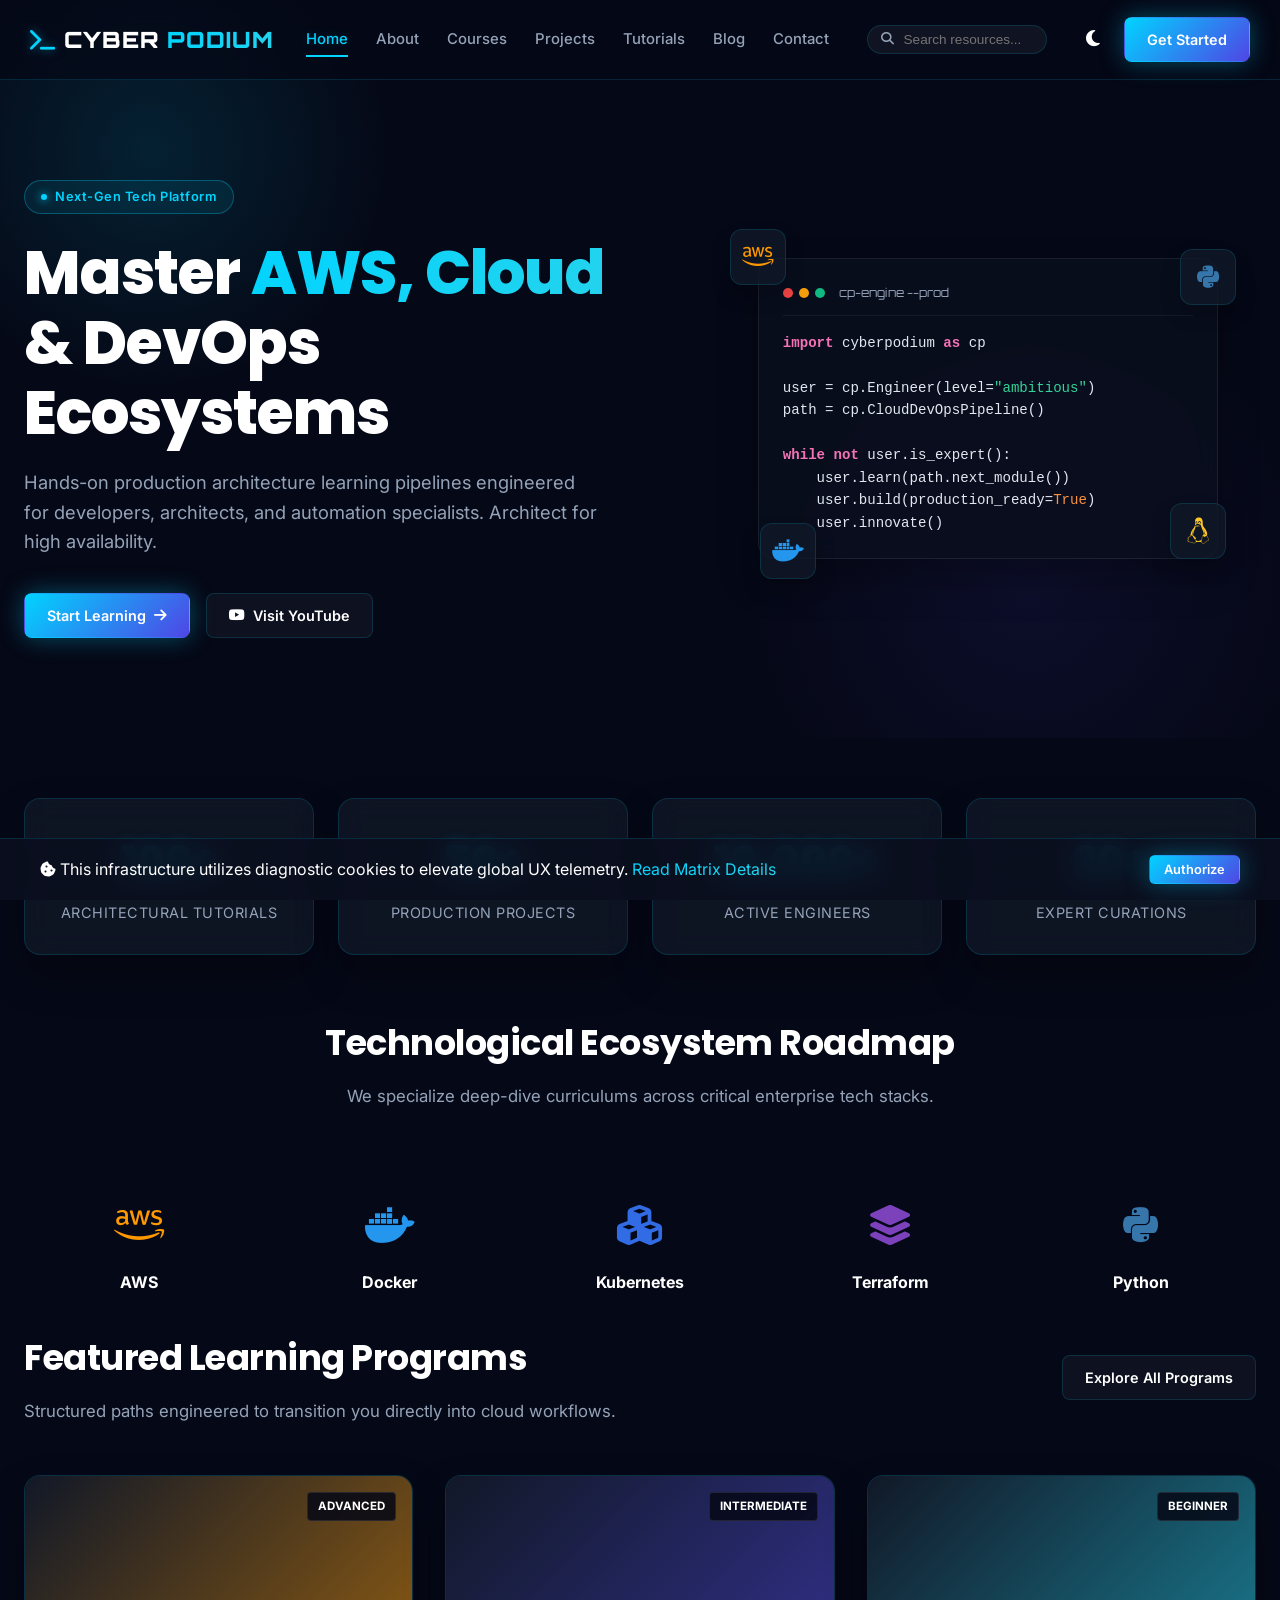
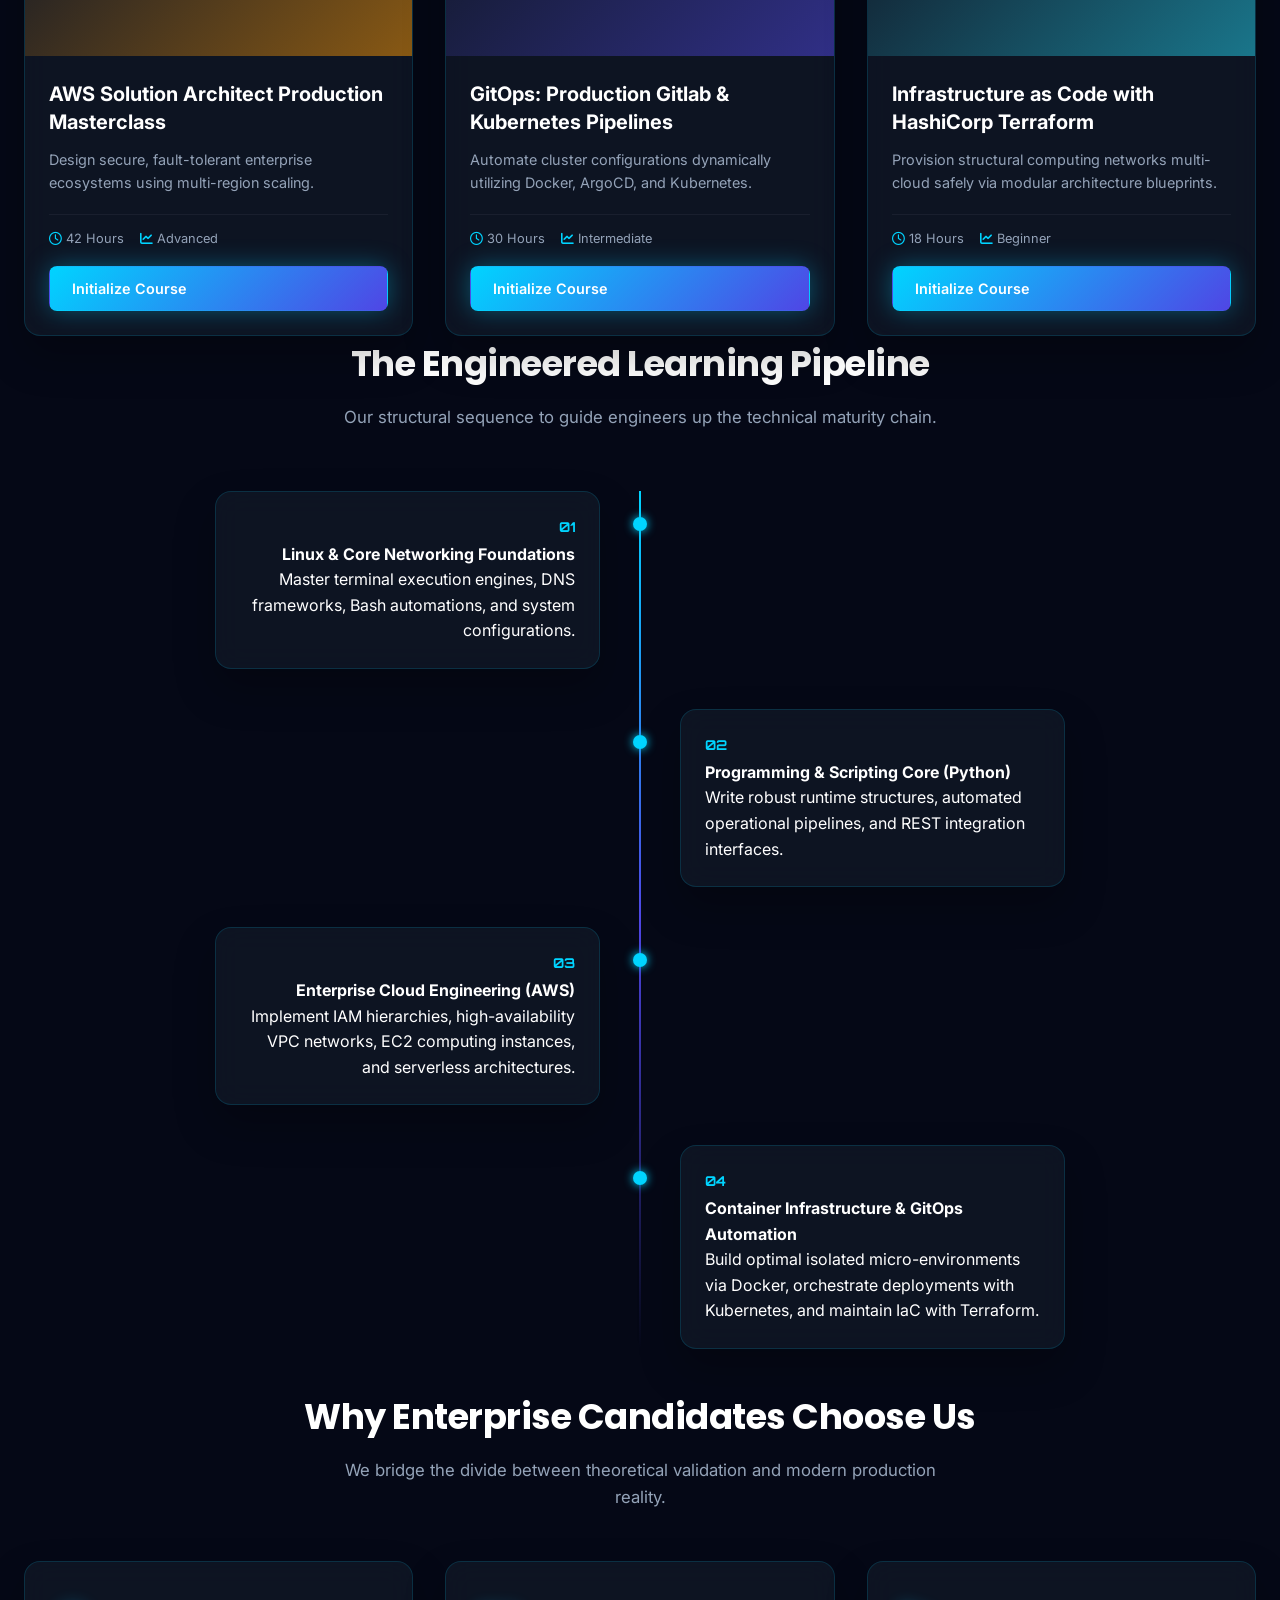
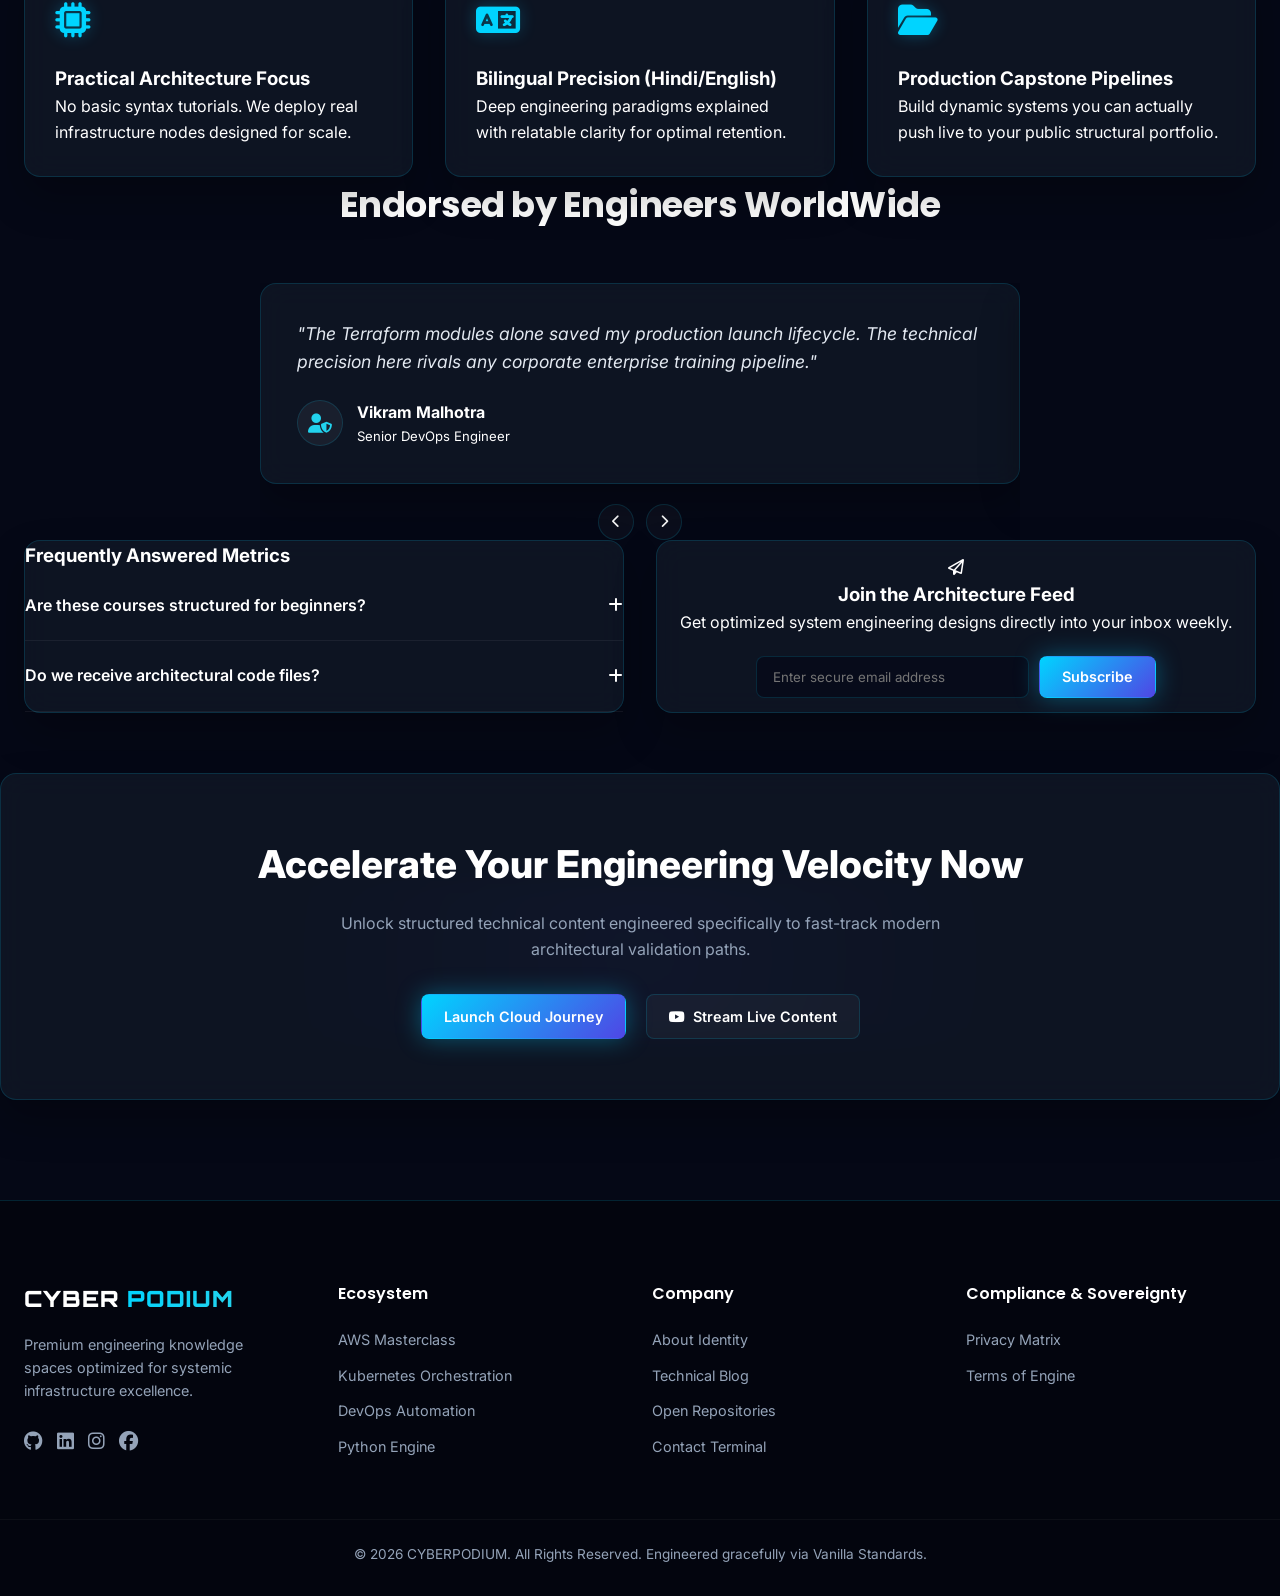
<file: index.html>
<!DOCTYPE html>
<html lang="en">
<head>
    <meta charset="UTF-8">
    <meta name="viewport" content="width=device-width, initial-scale=1.0">
    <title>CYBERPODIUM | Master AWS, Cloud Computing & DevOps</title>
    <meta name="description" content="Advance your career with hands-on labs in AWS, DevOps, Kubernetes, and AI. Learn, build, and innovate with premium tech workflows.">
    
    <!-- Open Graph / Facebook -->
    <meta property="og:type" content="website">
    <meta property="og:title" content="CYBERPODIUM | Master AWS, Cloud Computing & DevOps">
    <meta property="og:description" content="Advance your career with hands-on labs in AWS, DevOps, Kubernetes, and AI.">
    <meta property="og:image" content="https://cyberpodium.com/assets/images/og-image.jpg">

    <!-- Twitter -->
    <meta property="twitter:card" content="summary_large_image">
    <meta property="twitter:title" content="CYBERPODIUM | Master AWS, Cloud & DevOps">
    <meta property="twitter:description" content="Advance your career with hands-on labs in AWS, DevOps, Kubernetes, and AI.">

    <!-- Fonts -->
    <link rel="preconnect" href="https://fonts.googleapis.com">
    <link rel="preconnect" href="https://fonts.gstatic.com" crossorigin>
    <link href="https://fonts.googleapis.com/css2?family=Inter:wght@300;400;500;600;700&family=Orbitron:wght@700;900&family=Poppins:wght@400;600;700;800&display=swap" rel="stylesheet">
    
    <!-- Icons -->
    <link rel="stylesheet" href="https://cdnjs.cloudflare.com/ajax/libs/font-awesome/6.4.0/css/all.min.css">
    
    <!-- Stylesheets -->
    <link rel="stylesheet" href="assets/css/style.css">
    <link rel="stylesheet" href="assets/css/animations.css">
    <link rel="stylesheet" href="assets/css/responsive.css">
</head>
<body>

    <!-- Canvas Background Layer -->
    <canvas id="particles-canvas"></canvas>

    <!-- Global Progress Bar -->
    <div class="scroll-progress" id="scrollProgress"></div>

    <!-- Sticky Navigation -->
    <nav class="navbar" id="mainNavbar">
        <div class="nav-container">
            <a href="index.html" class="brand-logo">
                <span class="logo-icon"><i class="fa-solid fa-terminal"></i></span>
                CYBER<span class="gradient-text">PODIUM</span>
            </a>
            
            <div class="nav-menu" id="navMenu">
                <a href="index.html" class="nav-link active">Home</a>
                <a href="about.html" class="nav-link">About</a>
                <a href="courses.html" class="nav-link">Courses</a>
                <a href="projects.html" class="nav-link">Projects</a>
                <a href="tutorials.html" class="nav-link">Tutorials</a>
                <a href="blog.html" class="nav-link">Blog</a>
                <a href="contact.html" class="nav-link">Contact</a>
                <div class="nav-search-container">
                    <input type="text" class="search-input" placeholder="Search resources...">
                    <i class="fa-solid fa-magnifying-glass search-icon"></i>
                </div>
            </div>

            <div class="nav-actions">
                <button class="theme-toggle" id="themeToggle" aria-label="Toggle theme">
                    <i class="fa-solid fa-moon"></i>
                </button>
                <a href="courses.html" class="btn btn-primary nav-cta">Get Started</a>
                <button class="hamburger-menu" id="hamburger" aria-label="Open menu">
                    <span class="bar"></span>
                    <span class="bar"></span>
                    <span class="bar"></span>
                </button>
            </div>
        </div>
    </nav>

    <!-- Hero Section -->
    <header class="hero-section">
        <div class="hero-glow-overlay-1"></div>
        <div class="hero-glow-overlay-2"></div>
        <div class="container hero-container">
            <div class="hero-content reveal-slide-up">
                <div class="badge-premium">
                    <span class="badge-dot"></span> Next-Gen Tech Platform
                </div>
                <h1>Master <span class="gradient-text">AWS, Cloud</span> <br>& DevOps Ecosystems</h1>
                <p class="hero-subtitle">
                    Hands-on production architecture learning pipelines engineered for developers, architects, and automation specialists. <span id="typing-text"></span>
                </p>
                <div class="hero-actions">
                    <a href="courses.html" class="btn btn-primary ripple">Start Learning <i class="fa-solid fa-arrow-right"></i></a>
                    <a href="https://youtube.com" target="_blank" class="btn btn-secondary"><i class="fa-brands fa-youtube text-red"></i> Visit YouTube</a>
                </div>
            </div>
            <div class="hero-visual">
                <div class="cyber-cube-container">
                    <div class="floating-tech-icon icon-aws"><i class="fa-brands fa-aws"></i></div>
                    <div class="floating-tech-icon icon-docker"><i class="fa-brands fa-docker"></i></div>
                    <div class="floating-tech-icon icon-python"><i class="fa-brands fa-python"></i></div>
                    <div class="floating-tech-icon icon-linux"><i class="fa-brands fa-linux"></i></div>
                    <div class="matrix-card glass-card">
                        <div class="card-header-bar">
                            <span class="dot red"></span><span class="dot yellow"></span><span class="dot green"></span>
                            <span class="terminal-title">cp-engine --prod</span>
                        </div>
                        <pre class="code-block"><code><span class="c-keyword">import</span> cyberpodium <span class="c-keyword">as</span> cp

user = cp.Engineer(level=<span class="c-str">"ambitious"</span>)
path = cp.CloudDevOpsPipeline()

<span class="c-keyword">while not</span> user.is_expert():
    user.learn(path.next_module())
    user.build(production_ready=<span class="c-bool">True</span>)
    user.innovate()</code></pre>
                    </div>
                </div>
            </div>
        </div>
    </header>

    <!-- Global Statistics Section -->
    <section class="stats-section">
        <div class="container grid-4">
            <div class="stat-card glass-card reveal-fade">
                <h3 class="stat-number" data-target="100">0</h3>
                <p class="stat-label">Architectural Tutorials</p>
            </div>
            <div class="stat-card glass-card reveal-fade">
                <h3 class="stat-number" data-target="50">0</h3>
                <p class="stat-label">Production Projects</p>
            </div>
            <div class="stat-card glass-card reveal-fade">
                <h3 class="stat-number" data-target="10000">0</h3>
                <p class="stat-label">Active Engineers</p>
            </div>
            <div class="stat-card glass-card reveal-fade">
                <h3 class="stat-number" data-target="20">0</h3>
                <p class="stat-label">Expert Curations</p>
            </div>
        </div>
    </section>

    <!-- Technologies Grid Section -->
    <section class="tech-section container">
        <div class="section-header text-center">
            <h2 class="section-title">Technological Ecosystem Roadmap</h2>
            <p class="section-subtitle">We specialize deep-dive curriculums across critical enterprise tech stacks.</p>
        </div>
        <div class="grid-5 tech-grid">
            <div class="tech-card glass-card-hover text-center">
                <div class="tech-icon-wrapper color-aws"><i class="fa-brands fa-aws"></i></div>
                <h4>AWS</h4>
            </div>
            <div class="tech-card glass-card-hover text-center">
                <div class="tech-icon-wrapper color-docker"><i class="fa-brands fa-docker"></i></div>
                <h4>Docker</h4>
            </div>
            <div class="tech-card glass-card-hover text-center">
                <div class="tech-icon-wrapper color-kube"><i class="fa-solid fa-cubes"></i></div>
                <h4>Kubernetes</h4>
            </div>
            <div class="tech-card glass-card-hover text-center">
                <div class="tech-icon-wrapper color-terraform"><i class="fa-solid fa-layer-group"></i></div>
                <h4>Terraform</h4>
            </div>
            <div class="tech-card glass-card-hover text-center">
                <div class="tech-icon-wrapper color-python"><i class="fa-brands fa-python"></i></div>
                <h4>Python</h4>
            </div>
        </div>
    </section>

    <!-- Featured Courses Section -->
    <section class="courses-section container">
        <div class="section-header flex-between">
            <div>
                <h2 class="section-title">Featured Learning Programs</h2>
                <p class="section-subtitle">Structured paths engineered to transition you directly into cloud workflows.</p>
            </div>
            <a href="courses.html" class="btn btn-secondary">Explore All Programs</a>
        </div>
        <div class="grid-3 row-gap-30">
            <!-- Card 1 -->
            <div class="course-card glass-card showcase-card">
                <div class="card-img-container">
                    <div class="course-badge text-glow-blue">ADVANCED</div>
                    <div class="fallback-gradient-bg bg-aws"></div>
                </div>
                <div class="card-body">
                    <h3 class="card-title">AWS Solution Architect Production Masterclass</h3>
                    <p class="card-text">Design secure, fault-tolerant enterprise ecosystems using multi-region scaling.</p>
                    <div class="card-meta">
                        <span><i class="fa-regular fa-clock"></i> 42 Hours</span>
                        <span><i class="fa-solid fa-chart-line"></i> Advanced</span>
                    </div>
                    <a href="courses.html" class="btn btn-primary full-width">Initialize Course</a>
                </div>
            </div>
            <!-- Card 2 -->
            <div class="course-card glass-card showcase-card">
                <div class="card-img-container">
                    <div class="course-badge text-glow-purple">INTERMEDIATE</div>
                    <div class="fallback-gradient-bg bg-devops"></div>
                </div>
                <div class="card-body">
                    <h3 class="card-title">GitOps: Production Gitlab & Kubernetes Pipelines</h3>
                    <p class="card-text">Automate cluster configurations dynamically utilizing Docker, ArgoCD, and Kubernetes.</p>
                    <div class="card-meta">
                        <span><i class="fa-regular fa-clock"></i> 30 Hours</span>
                        <span><i class="fa-solid fa-chart-line"></i> Intermediate</span>
                    </div>
                    <a href="courses.html" class="btn btn-primary full-width">Initialize Course</a>
                </div>
            </div>
            <!-- Card 3 -->
            <div class="course-card glass-card showcase-card">
                <div class="card-img-container">
                    <div class="course-badge text-glow-cyan">BEGINNER</div>
                    <div class="fallback-gradient-bg bg-infra"></div>
                </div>
                <div class="card-body">
                    <h3 class="card-title">Infrastructure as Code with HashiCorp Terraform</h3>
                    <p class="card-text">Provision structural computing networks multi-cloud safely via modular architecture blueprints.</p>
                    <div class="card-meta">
                        <span><i class="fa-regular fa-clock"></i> 18 Hours</span>
                        <span><i class="fa-solid fa-chart-line"></i> Beginner</span>
                    </div>
                    <a href="courses.html" class="btn btn-primary full-width">Initialize Course</a>
                </div>
            </div>
        </div>
    </section>

    <!-- Learning Roadmap Section -->
    <section class="roadmap-section">
        <div class="container">
            <div class="section-header text-center">
                <h2 class="section-title">The Engineered Learning Pipeline</h2>
                <p class="section-subtitle">Our structural sequence to guide engineers up the technical maturity chain.</p>
            </div>
            <div class="timeline-container">
                <div class="timeline-line"></div>
                <div class="timeline-item left reveal-fade">
                    <div class="timeline-dot"></div>
                    <div class="timeline-content glass-card">
                        <span class="step-num">01</span>
                        <h4>Linux & Core Networking Foundations</h4>
                        <p>Master terminal execution engines, DNS frameworks, Bash automations, and system configurations.</p>
                    </div>
                </div>
                <div class="timeline-item right reveal-fade">
                    <div class="timeline-dot"></div>
                    <div class="timeline-content glass-card">
                        <span class="step-num">02</span>
                        <h4>Programming & Scripting Core (Python)</h4>
                        <p>Write robust runtime structures, automated operational pipelines, and REST integration interfaces.</p>
                    </div>
                </div>
                <div class="timeline-item left reveal-fade">
                    <div class="timeline-dot"></div>
                    <div class="timeline-content glass-card">
                        <span class="step-num">03</span>
                        <h4>Enterprise Cloud Engineering (AWS)</h4>
                        <p>Implement IAM hierarchies, high-availability VPC networks, EC2 computing instances, and serverless architectures.</p>
                    </div>
                </div>
                <div class="timeline-item right reveal-fade">
                    <div class="timeline-dot"></div>
                    <div class="timeline-content glass-card">
                        <span class="step-num">04</span>
                        <h4>Container Infrastructure & GitOps Automation</h4>
                        <p>Build optimal isolated micro-environments via Docker, orchestrate deployments with Kubernetes, and maintain IaC with Terraform.</p>
                    </div>
                </div>
            </div>
        </div>
    </section>

    <!-- Value Propositions (Why CyberPodium) -->
    <section class="why-section container">
        <div class="section-header text-center">
            <h2 class="section-title">Why Enterprise Candidates Choose Us</h2>
            <p class="section-subtitle">We bridge the divide between theoretical validation and modern production reality.</p>
        </div>
        <div class="grid-3 row-gap-30">
            <div class="feature-card glass-card">
                <div class="feature-icon"><i class="fa-solid fa-microchip"></i></div>
                <h3>Practical Architecture Focus</h3>
                <p>No basic syntax tutorials. We deploy real infrastructure nodes designed for scale.</p>
            </div>
            <div class="feature-card glass-card">
                <div class="feature-icon"><i class="fa-solid fa-language"></i></div>
                <h3>Bilingual Precision (Hindi/English)</h3>
                <p>Deep engineering paradigms explained with relatable clarity for optimal retention.</p>
            </div>
            <div class="feature-card glass-card">
                <div class="feature-icon"><i class="fa-solid fa-folder-open"></i></div>
                <h3>Production Capstone Pipelines</h3>
                <p>Build dynamic systems you can actually push live to your public structural portfolio.</p>
            </div>
        </div>
    </section>

    <!-- Testimonials Section -->
    <section class="testimonials-section container">
        <div class="section-header text-center">
            <h2 class="section-title">Endorsed by Engineers WorldWide</h2>
        </div>
        <div class="carousel-wrapper">
            <div class="carousel-track" id="testimonialTrack">
                <div class="testimonial-card glass-card">
                    <p class="quote">"The Terraform modules alone saved my production launch lifecycle. The technical precision here rivals any corporate enterprise training pipeline."</p>
                    <div class="user-meta">
                        <div class="user-avatar"><i class="fa-solid fa-user-shield"></i></div>
                        <div>
                            <h4>Vikram Malhotra</h4>
                            <span class="user-title">Senior DevOps Engineer</span>
                        </div>
                    </div>
                </div>
                <div class="testimonial-card glass-card">
                    <p class="quote">"Switching to Cloud Infrastructure was terrifying until I executed CYBERPODIUM's live AWS multi-tier architectural lab sequences."</p>
                    <div class="user-meta">
                        <div class="user-avatar"><i class="fa-solid fa-user-astronaut"></i></div>
                        <div>
                            <h4>Sarah Jenkins</h4>
                            <span class="user-title">Cloud Infrastructure Analyst</span>
                        </div>
                    </div>
                </div>
            </div>
            <div class="carousel-nav">
                <button class="nav-arrow prev" id="prevBtn"><i class="fa-solid fa-chevron-left"></i></button>
                <button class="nav-arrow next" id="nextBtn"><i class="fa-solid fa-chevron-right"></i></button>
            </div>
        </div>
    </section>

    <!-- Newsletter & Interactive FAQ Section -->
    <section class="faq-newsletter container grid-2">
        <div class="faq-accordion glass-card">
            <h3>Frequently Answered Metrics</h3>
            <div class="accordion-item">
                <div class="accordion-header">Are these courses structured for beginners? <i class="fa-solid fa-plus"></i></div>
                <div class="accordion-body"><p>Yes, each path kicks off with foundational layers before progressing into deep structural production paradigms.</p></div>
            </div>
            <div class="accordion-item">
                <div class="accordion-header">Do we receive architectural code files? <i class="fa-solid fa-plus"></i></div>
                <div class="accordion-body"><p>Absolutely. You receive comprehensive GitHub access to all Terraform scripts, Docker configurations, and automation manifests.</p></div>
            </div>
        </div>

        <div class="newsletter-card glass-card flex-center flex-column text-center">
            <div class="newsletter-icon"><i class="fa-regular fa-paper-plane"></i></div>
            <h3>Join the Architecture Feed</h3>
            <p>Get optimized system engineering designs directly into your inbox weekly.</p>
            <form class="newsletter-form" id="newsletterForm">
                <input type="email" placeholder="Enter secure email address" required class="form-input">
                <button type="submit" class="btn btn-primary">Subscribe</button>
            </form>
        </div>
    </section>

    <!-- Central CTA Section -->
    <section class="cta-section container text-center">
        <div class="cta-glow"></div>
        <div class="cta-content glass-card">
            <h2>Accelerate Your Engineering Velocity Now</h2>
            <p>Unlock structured technical content engineered specifically to fast-track modern architectural validation paths.</p>
            <div class="flex-center gap-20 wrap-mobile">
                <a href="courses.html" class="btn btn-primary text-large">Launch Cloud Journey</a>
                <a href="https://youtube.com" class="btn btn-secondary text-large"><i class="fa-brands fa-youtube"></i> Stream Live Content</a>
            </div>
        </div>
    </section>

    <!-- Global Footer -->
    <footer class="main-footer">
        <div class="container grid-4">
            <div class="footer-brand-column">
                <a href="index.html" class="brand-logo footer-logo">CYBER<span class="gradient-text">PODIUM</span></a>
                <p class="footer-desc">Premium engineering knowledge spaces optimized for systemic infrastructure excellence.</p>
                <div class="social-links">
                    <a href="https://github.com" target="_blank"><i class="fa-brands fa-github"></i></a>
                    <a href="https://linkedin.com" target="_blank"><i class="fa-brands fa-linkedin"></i></a>
                    <a href="https://instagram.com" target="_blank"><i class="fa-brands fa-instagram"></i></a>
                    <a href="https://facebook.com" target="_blank"><i class="fa-brands fa-facebook"></i></a>
                </div>
            </div>
            <div>
                <h4>Ecosystem</h4>
                <ul class="footer-links">
                    <li><a href="courses.html">AWS Masterclass</a></li>
                    <li><a href="courses.html">Kubernetes Orchestration</a></li>
                    <li><a href="courses.html">DevOps Automation</a></li>
                    <li><a href="courses.html">Python Engine</a></li>
                </ul>
            </div>
            <div>
                <h4>Company</h4>
                <ul class="footer-links">
                    <li><a href="about.html">About Identity</a></li>
                    <li><a href="blog.html">Technical Blog</a></li>
                    <li><a href="projects.html">Open Repositories</a></li>
                    <li><a href="contact.html">Contact Terminal</a></li>
                </ul>
            </div>
            <div>
                <h4>Compliance & Sovereignty</h4>
                <ul class="footer-links">
                    <li><a href="privacy.html">Privacy Matrix</a></li>
                    <li><a href="terms.html">Terms of Engine</a></li>
                </ul>
            </div>
        </div>
        <div class="footer-bottom text-center">
            <p>&copy; 2026 CYBERPODIUM. All Rights Reserved. Engineered gracefully via Vanilla Standards.</p>
        </div>
    </footer>

    <!-- Back to Top Trigger -->
    <button class="back-to-top" id="backToTop" aria-label="Scroll to top"><i class="fa-solid fa-arrow-up"></i></button>

    <!-- Global Cookie Notice Banner -->
    <div class="cookie-banner" id="cookieBanner">
        <div class="cookie-content">
            <p><i class="fa-solid fa-cookie-bite text-glow-blue"></i> This infrastructure utilizes diagnostic cookies to elevate global UX telemetry. <a href="privacy.html" class="gradient-text">Read Matrix Details</a></p>
            <button class="btn btn-primary btn-small" id="acceptCookies">Authorize</button>
        </div>
    </div>

    <!-- Script Loads -->
    <script src="assets/js/particles.js"></script>
    <script src="assets/js/script.js"></script>
</body>
</html>
</file>
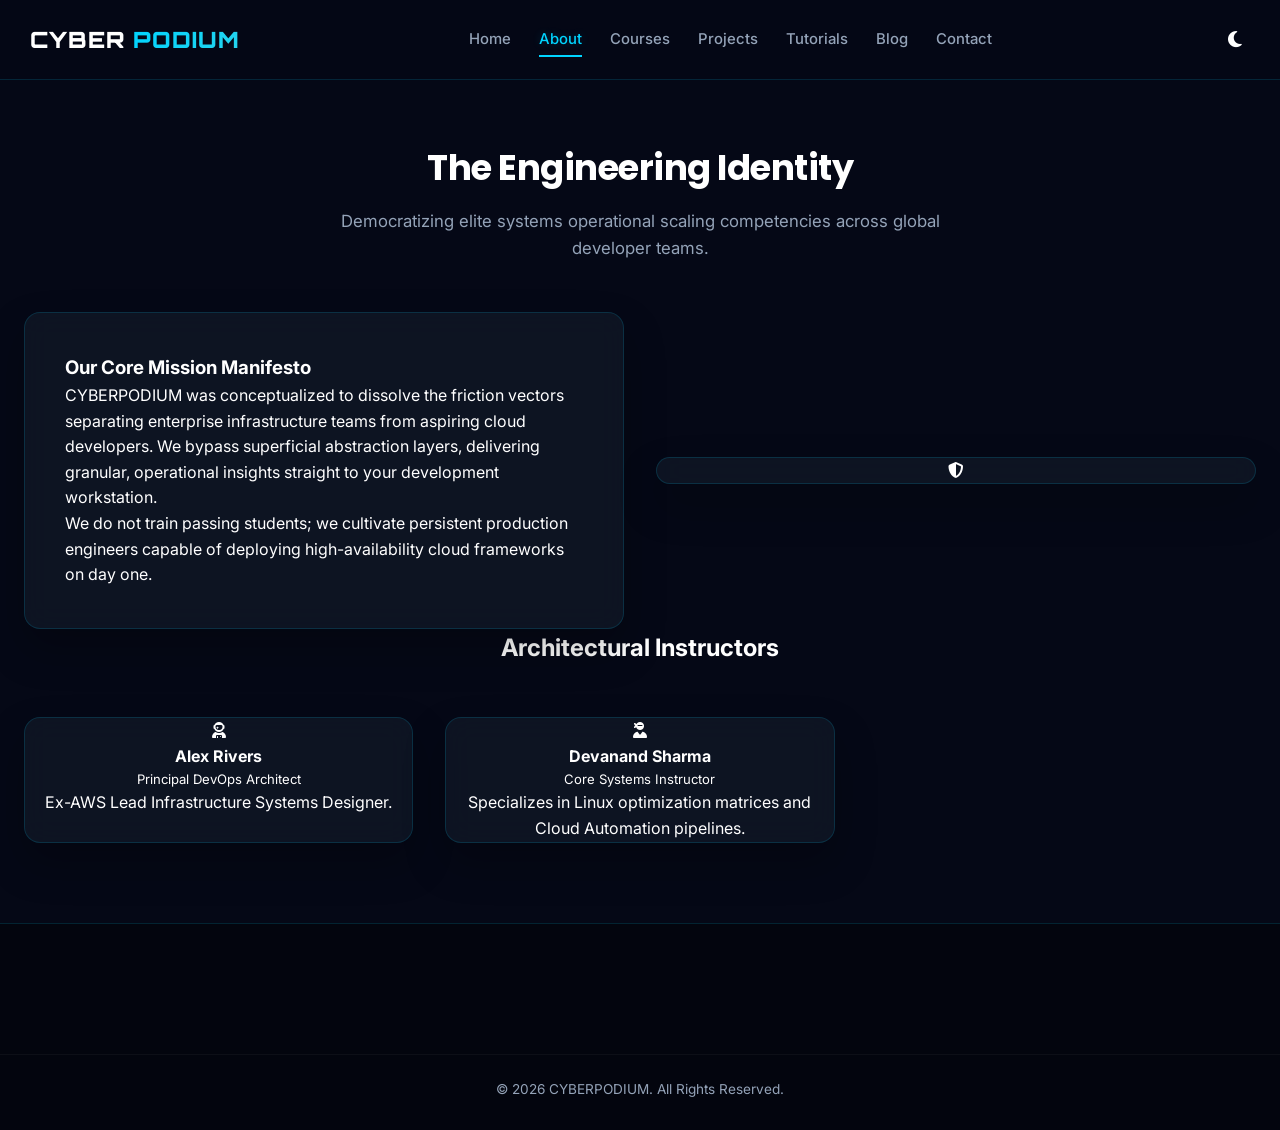
<file: about.html>
<!DOCTYPE html>
<html lang="en">
<head>
    <meta charset="UTF-8">
    <meta name="viewport" content="width=device-width, initial-scale=1.0">
    <title>About | CYBERPODIUM Identity</title>
    <link rel="preconnect" href="https://fonts.googleapis.com">
    <link rel="preconnect" href="https://fonts.gstatic.com" crossorigin>
    <link href="https://fonts.googleapis.com/css2?family=Inter:wght@300;400;500;600;700&family=Orbitron:wght@700&family=Poppins:wght@400;600;700&display=swap" rel="stylesheet">
    <link rel="stylesheet" href="https://cdnjs.cloudflare.com/ajax/libs/font-awesome/6.4.0/css/all.min.css">
    <link rel="stylesheet" href="assets/css/style.css">
    <link rel="stylesheet" href="assets/css/animations.css">
    <link rel="stylesheet" href="assets/css/responsive.css">
</head>
<body>
    <canvas id="particles-canvas"></canvas>
    
    <!-- Navbar -->
    <nav class="navbar" id="mainNavbar">
        <div class="nav-container">
            <a href="index.html" class="brand-logo">CYBER<span class="gradient-text">PODIUM</span></a>
            <div class="nav-menu" id="navMenu">
                <a href="index.html" class="nav-link">Home</a>
                <a href="about.html" class="nav-link active">About</a>
                <a href="courses.html" class="nav-link">Courses</a>
                <a href="projects.html" class="nav-link">Projects</a>
                <a href="tutorials.html" class="nav-link">Tutorials</a>
                <a href="blog.html" class="nav-link">Blog</a>
                <a href="contact.html" class="nav-link">Contact</a>
            </div>
            <div class="nav-actions">
                <button class="theme-toggle" id="themeToggle"><i class="fa-solid fa-moon"></i></button>
                <button class="hamburger-menu" id="hamburger"><span class="bar"></span><span class="bar"></span><span class="bar"></span></button>
            </div>
        </div>
    </nav>

    <!-- Subpage Main Content -->
    <main class="subpage-wrapper container">
        <div class="section-header text-center reveal-slide-up">
            <h1 class="section-title">The Engineering Identity</h1>
            <p class="section-subtitle">Democratizing elite systems operational scaling competencies across global developer teams.</p>
        </div>

        <section class="about-grid grid-2 alignment-center">
            <div class="glass-card padded-large reveal-fade">
                <h3>Our Core Mission Manifesto</h3>
                <p>CYBERPODIUM was conceptualized to dissolve the friction vectors separating enterprise infrastructure teams from aspiring cloud developers. We bypass superficial abstraction layers, delivering granular, operational insights straight to your development workstation.</p>
                <p>We do not train passing students; we cultivate persistent production engineers capable of deploying high-availability cloud frameworks on day one.</p>
            </div>
            <div class="interactive-identity-wrapper glass-card flex-center">
                <div class="rotating-branding-mesh"><i class="fa-solid fa-shield-halved text-glow-blue large-icon"></i></div>
            </div>
        </section>

        <!-- Executive Leadership Grid -->
        <section class="team-section">
            <div class="section-header text-center">
                <h2>Architectural Instructors</h2>
            </div>
            <div class="grid-3 row-gap-30">
                <div class="team-card glass-card text-center">
                    <div class="member-avatar-wrapper"><i class="fa-solid fa-user-astronaut"></i></div>
                    <h4>Alex Rivers</h4>
                    <p class="user-title text-glow-blue">Principal DevOps Architect</p>
                    <p class="small-text-muted">Ex-AWS Lead Infrastructure Systems Designer.</p>
                </div>
                <div class="team-card glass-card text-center">
                    <div class="member-avatar-wrapper"><i class="fa-solid fa-user-ninja"></i></div>
                    <h4>Devanand Sharma</h4>
                    <p class="user-title text-glow-purple">Core Systems Instructor</p>
                    <p class="small-text-muted">Specializes in Linux optimization matrices and Cloud Automation pipelines.</p>
                </div>
            </div>
        </section>
    </main>

    <footer class="main-footer">
        <div class="footer-bottom text-center">
            <p>&copy; 2026 CYBERPODIUM. All Rights Reserved.</p>
        </div>
    </footer>

    <script src="assets/js/particles.js"></script>
    <script src="assets/js/script.js"></script>
</body>
</html>
</file>
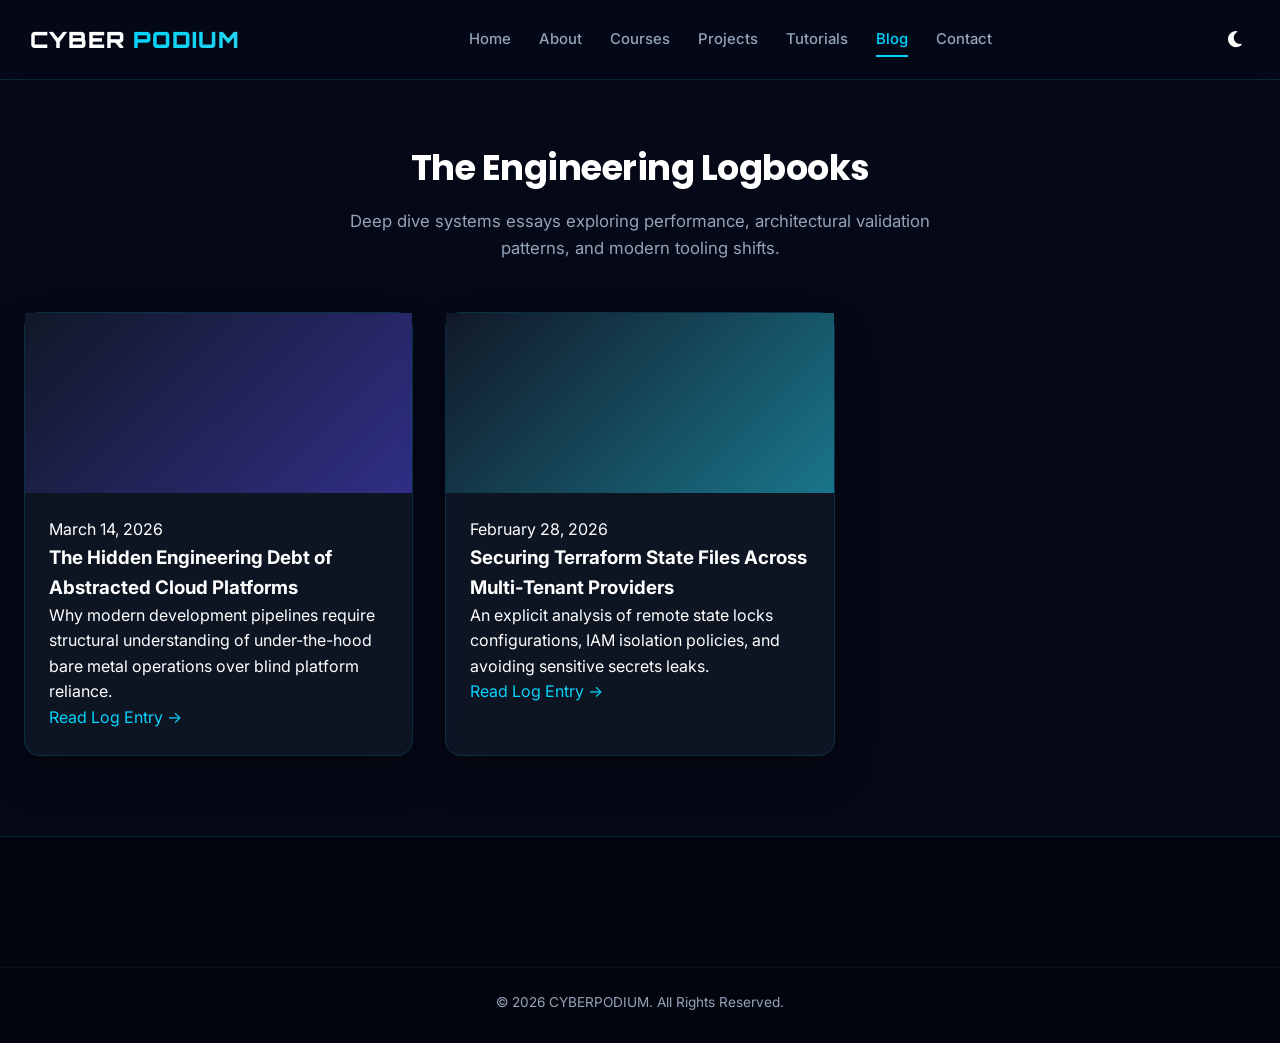
<file: blog.html>
<!DOCTYPE html>
<html lang="en">
<head>
    <meta charset="UTF-8">
    <meta name="viewport" content="width=device-width, initial-scale=1.0">
    <title>Technical Blog Feed | CYBERPODIUM</title>
    <link rel="preconnect" href="https://fonts.googleapis.com">
    <link rel="preconnect" href="https://fonts.gstatic.com" crossorigin>
    <link href="https://fonts.googleapis.com/css2?family=Inter:wght@300;400;500;600;700&family=Orbitron:wght@700&family=Poppins:wght@400;600;700&display=swap" rel="stylesheet">
    <link rel="stylesheet" href="https://cdnjs.cloudflare.com/ajax/libs/font-awesome/6.4.0/css/all.min.css">
    <link rel="stylesheet" href="assets/css/style.css">
    <link rel="stylesheet" href="assets/css/animations.css">
    <link rel="stylesheet" href="assets/css/responsive.css">
</head>
<body>
    <canvas id="particles-canvas"></canvas>
    
    <!-- Navbar -->
    <nav class="navbar" id="mainNavbar">
        <div class="nav-container">
            <a href="index.html" class="brand-logo">CYBER<span class="gradient-text">PODIUM</span></a>
            <div class="nav-menu" id="navMenu">
                <a href="index.html" class="nav-link">Home</a>
                <a href="about.html" class="nav-link">About</a>
                <a href="courses.html" class="nav-link">Courses</a>
                <a href="projects.html" class="nav-link">Projects</a>
                <a href="tutorials.html" class="nav-link">Tutorials</a>
                <a href="blog.html" class="nav-link active">Blog</a>
                <a href="contact.html" class="nav-link">Contact</a>
            </div>
            <div class="nav-actions">
                <button class="theme-toggle" id="themeToggle"><i class="fa-solid fa-moon"></i></button>
                <button class="hamburger-menu" id="hamburger"><span class="bar"></span><span class="bar"></span><span class="bar"></span></button>
            </div>
        </div>
    </nav>

    <main class="subpage-wrapper container">
        <div class="section-header text-center">
            <h1 class="section-title">The Engineering Logbooks</h1>
            <p class="section-subtitle">Deep dive systems essays exploring performance, architectural validation patterns, and modern tooling shifts.</p>
        </div>

        <div class="grid-3 row-gap-30">
            <!-- Blog Card 1 -->
            <article class="blog-card glass-card">
                <div class="card-img-container"><div class="fallback-gradient-bg bg-devops"></div></div>
                <div class="card-body">
                    <span class="blog-date">March 14, 2026</span>
                    <h3>The Hidden Engineering Debt of Abstracted Cloud Platforms</h3>
                    <p>Why modern development pipelines require structural understanding of under-the-hood bare metal operations over blind platform reliance.</p>
                    <a href="blog.html" class="gradient-text read-more-link">Read Log Entry &rarr;</a>
                </div>
            </article>
            <!-- Blog Card 2 -->
            <article class="blog-card glass-card">
                <div class="card-img-container"><div class="fallback-gradient-bg bg-infra"></div></div>
                <div class="card-body">
                    <span class="blog-date">February 28, 2026</span>
                    <h3>Securing Terraform State Files Across Multi-Tenant Providers</h3>
                    <p>An explicit analysis of remote state locks configurations, IAM isolation policies, and avoiding sensitive secrets leaks.</p>
                    <a href="blog.html" class="gradient-text read-more-link">Read Log Entry &rarr;</a>
                </div>
            </article>
        </div>
    </main>

    <footer class="main-footer">
        <div class="footer-bottom text-center">
            <p>&copy; 2026 CYBERPODIUM. All Rights Reserved.</p>
        </div>
    </footer>

    <script src="assets/js/particles.js"></script>
    <script src="assets/js/script.js"></script>
</body>
</html>
</file>
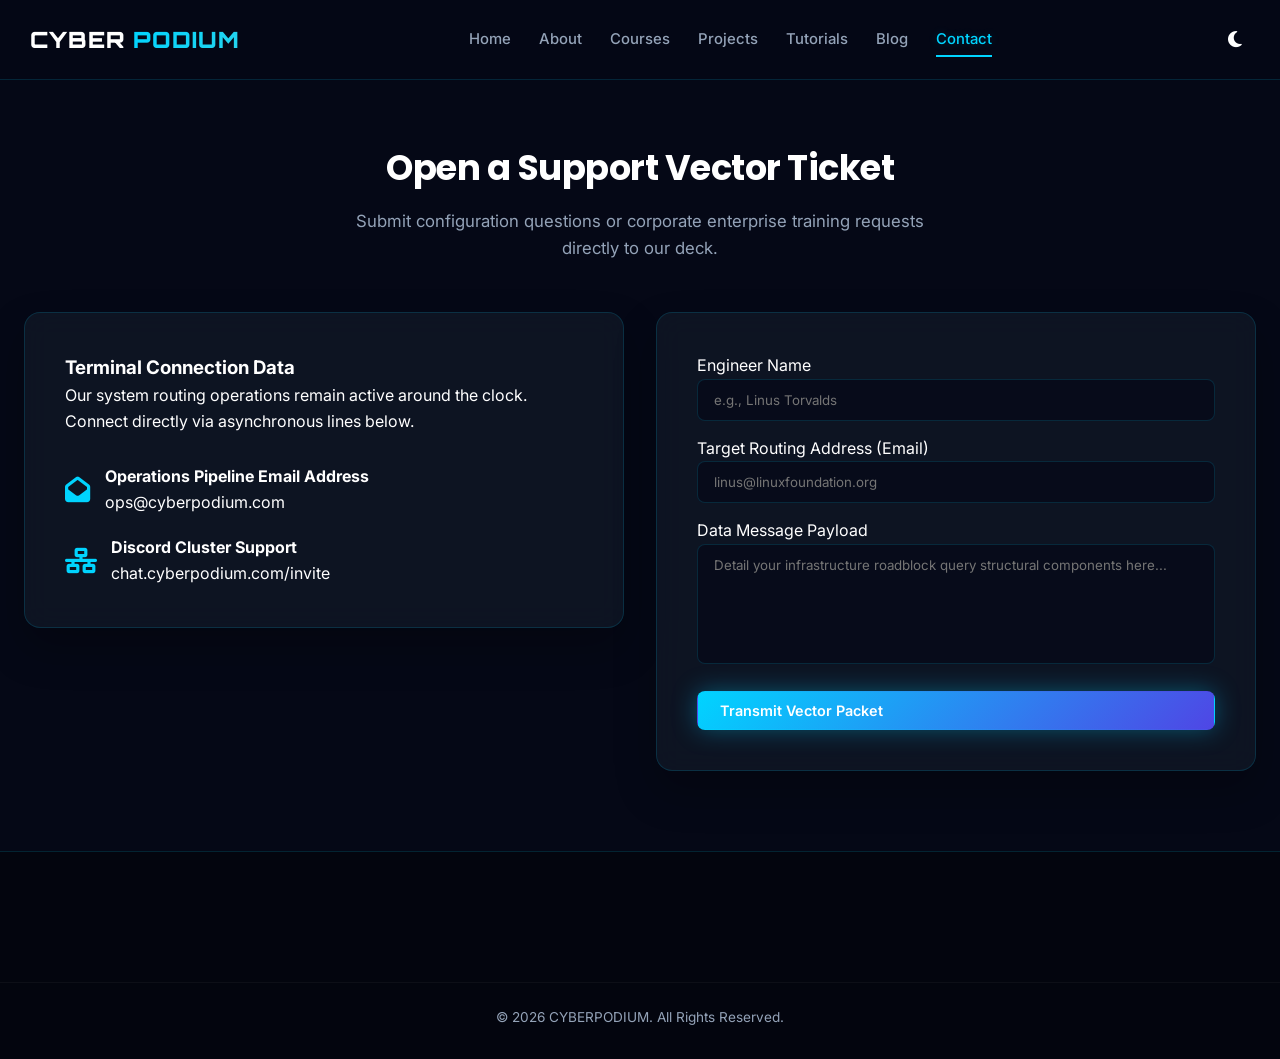
<file: contact.html>
<!DOCTYPE html>
<html lang="en">
<head>
    <meta charset="UTF-8">
    <meta name="viewport" content="width=device-width, initial-scale=1.0">
    <title>Contact Terminal | CYBERPODIUM</title>
    <link rel="preconnect" href="https://fonts.googleapis.com">
    <link rel="preconnect" href="https://fonts.gstatic.com" crossorigin>
    <link href="https://fonts.googleapis.com/css2?family=Inter:wght@300;400;500;600;700&family=Orbitron:wght@700&family=Poppins:wght@400;600;700&display=swap" rel="stylesheet">
    <link rel="stylesheet" href="https://cdnjs.cloudflare.com/ajax/libs/font-awesome/6.4.0/css/all.min.css">
    <link rel="stylesheet" href="assets/css/style.css">
    <link rel="stylesheet" href="assets/css/animations.css">
    <link rel="stylesheet" href="assets/css/responsive.css">
</head>
<body>
    <canvas id="particles-canvas"></canvas>
    
    <!-- Navbar -->
    <nav class="navbar" id="mainNavbar">
        <div class="nav-container">
            <a href="index.html" class="brand-logo">CYBER<span class="gradient-text">PODIUM</span></a>
            <div class="nav-menu" id="navMenu">
                <a href="index.html" class="nav-link">Home</a>
                <a href="about.html" class="nav-link">About</a>
                <a href="courses.html" class="nav-link">Courses</a>
                <a href="projects.html" class="nav-link">Projects</a>
                <a href="tutorials.html" class="nav-link">Tutorials</a>
                <a href="blog.html" class="nav-link">Blog</a>
                <a href="contact.html" class="nav-link active">Contact</a>
            </div>
            <div class="nav-actions">
                <button class="theme-toggle" id="themeToggle"><i class="fa-solid fa-moon"></i></button>
                <button class="hamburger-menu" id="hamburger"><span class="bar"></span><span class="bar"></span><span class="bar"></span></button>
            </div>
        </div>
    </nav>

    <main class="subpage-wrapper container">
        <div class="section-header text-center">
            <h1 class="section-title">Open a Support Vector Ticket</h1>
            <p class="section-subtitle">Submit configuration questions or corporate enterprise training requests directly to our deck.</p>
        </div>

        <div class="grid-2 alignment-start">
            <!-- Contact Data Indicators -->
            <div class="glass-card padded-large">
                <h3>Terminal Connection Data</h3>
                <p class="margin-bottom-30">Our system routing operations remain active around the clock. Connect directly via asynchronous lines below.</p>
                <div class="contact-indicator-item">
                    <i class="fa-solid fa-envelope-open text-glow-blue"></i>
                    <div>
                        <h4>Operations Pipeline Email Address</h4>
                        <p class="small-text-muted">ops@cyberpodium.com</p>
                    </div>
                </div>
                <div class="contact-indicator-item margin-top-20">
                    <i class="fa-solid fa-network-wired text-glow-purple"></i>
                    <div>
                        <h4>Discord Cluster Support</h4>
                        <p class="small-text-muted">chat.cyberpodium.com/invite</p>
                    </div>
                </div>
            </div>

            <!-- Interceptive Reactive Contact Form -->
            <div class="glass-card padded-large">
                <form id="contactTerminalForm" class="contact-form-layout">
                    <div class="form-group-block">
                        <label class="form-field-label">Engineer Name</label>
                        <input type="text" id="contactName" required class="form-input" placeholder="e.g., Linus Torvalds">
                        <span class="field-error-message" id="nameError">Name formatting unrecognized</span>
                    </div>
                    <div class="form-group-block margin-top-15">
                        <label class="form-field-label">Target Routing Address (Email)</label>
                        <input type="email" id="contactEmail" required class="form-input" placeholder="linus@linuxfoundation.org">
                        <span class="field-error-message" id="emailError">Email address structure missing structural symbols</span>
                    </div>
                    <div class="form-group-block margin-top-15">
                        <label class="form-field-label">Data Message Payload</label>
                        <textarea id="contactMessage" required class="form-textarea" placeholder="Detail your infrastructure roadblock query structural components here..."></textarea>
                        <span class="field-error-message" id="messageError">Payload field cannot execute empty</span>
                    </div>
                    <button type="submit" class="btn btn-primary margin-top-20 full-width">Transmit Vector Packet</button>
                </form>
            </div>
        </div>
    </main>

    <footer class="main-footer">
        <div class="footer-bottom text-center">
            <p>&copy; 2026 CYBERPODIUM. All Rights Reserved.</p>
        </div>
    </footer>

    <script src="assets/js/particles.js"></script>
    <script src="assets/js/script.js"></script>
</body>
</html>
</file>
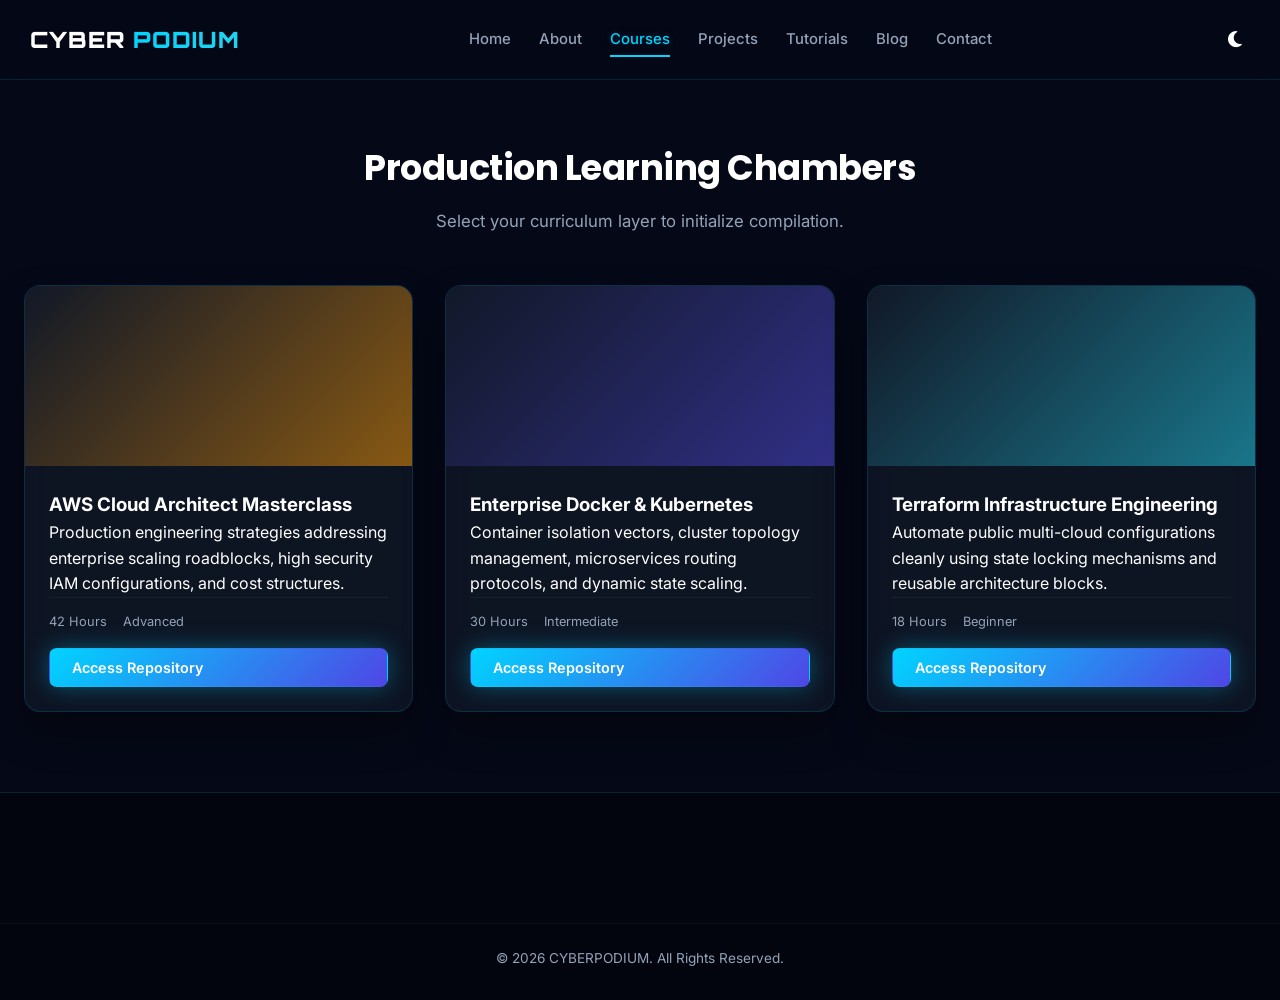
<file: courses.html>
<!DOCTYPE html>
<html lang="en">
<head>
    <meta charset="UTF-8">
    <meta name="viewport" content="width=device-width, initial-scale=1.0">
    <title>Curated Courses | CYBERPODIUM</title>
    <link rel="preconnect" href="https://fonts.googleapis.com">
    <link rel="preconnect" href="https://fonts.gstatic.com" crossorigin>
    <link href="https://fonts.googleapis.com/css2?family=Inter:wght@300;400;500;600;700&family=Orbitron:wght@700&family=Poppins:wght@400;600;700&display=swap" rel="stylesheet">
    <link rel="stylesheet" href="https://cdnjs.cloudflare.com/ajax/libs/font-awesome/6.4.0/css/all.min.css">
    <link rel="stylesheet" href="assets/css/style.css">
    <link rel="stylesheet" href="assets/css/animations.css">
    <link rel="stylesheet" href="assets/css/responsive.css">
</head>
<body>
    <canvas id="particles-canvas"></canvas>
    
    <!-- Navbar -->
    <nav class="navbar" id="mainNavbar">
        <div class="nav-container">
            <a href="index.html" class="brand-logo">CYBER<span class="gradient-text">PODIUM</span></a>
            <div class="nav-menu" id="navMenu">
                <a href="index.html" class="nav-link">Home</a>
                <a href="about.html" class="nav-link">About</a>
                <a href="courses.html" class="nav-link active">Courses</a>
                <a href="projects.html" class="nav-link">Projects</a>
                <a href="tutorials.html" class="nav-link">Tutorials</a>
                <a href="blog.html" class="nav-link">Blog</a>
                <a href="contact.html" class="nav-link">Contact</a>
            </div>
            <div class="nav-actions">
                <button class="theme-toggle" id="themeToggle"><i class="fa-solid fa-moon"></i></button>
                <button class="hamburger-menu" id="hamburger"><span class="bar"></span><span class="bar"></span><span class="bar"></span></button>
            </div>
        </div>
    </nav>

    <main class="subpage-wrapper container">
        <div class="section-header text-center">
            <h1 class="section-title">Production Learning Chambers</h1>
            <p class="section-subtitle">Select your curriculum layer to initialize compilation.</p>
        </div>

        <div class="grid-3 row-gap-30">
            <!-- Course Card 1 -->
            <div class="course-card glass-card">
                <div class="card-img-container"><div class="fallback-gradient-bg bg-aws"></div></div>
                <div class="card-body">
                    <h3>AWS Cloud Architect Masterclass</h3>
                    <p>Production engineering strategies addressing enterprise scaling roadblocks, high security IAM configurations, and cost structures.</p>
                    <div class="card-meta"><span>42 Hours</span><span>Advanced</span></div>
                    <button class="btn btn-primary full-width">Access Repository</button>
                </div>
            </div>
            <!-- Course Card 2 -->
            <div class="course-card glass-card">
                <div class="card-img-container"><div class="fallback-gradient-bg bg-devops"></div></div>
                <div class="card-body">
                    <h3>Enterprise Docker & Kubernetes</h3>
                    <p>Container isolation vectors, cluster topology management, microservices routing protocols, and dynamic state scaling.</p>
                    <div class="card-meta"><span>30 Hours</span><span>Intermediate</span></div>
                    <button class="btn btn-primary full-width">Access Repository</button>
                </div>
            </div>
            <!-- Course Card 3 -->
            <div class="course-card glass-card">
                <div class="card-img-container"><div class="fallback-gradient-bg bg-infra"></div></div>
                <div class="card-body">
                    <h3>Terraform Infrastructure Engineering</h3>
                    <p>Automate public multi-cloud configurations cleanly using state locking mechanisms and reusable architecture blocks.</p>
                    <div class="card-meta"><span>18 Hours</span><span>Beginner</span></div>
                    <button class="btn btn-primary full-width">Access Repository</button>
                </div>
            </div>
        </div>
    </main>

    <footer class="main-footer">
        <div class="footer-bottom text-center">
            <p>&copy; 2026 CYBERPODIUM. All Rights Reserved.</p>
        </div>
    </footer>

    <script src="assets/js/particles.js"></script>
    <script src="assets/js/script.js"></script>
</body>
</html>
</file>
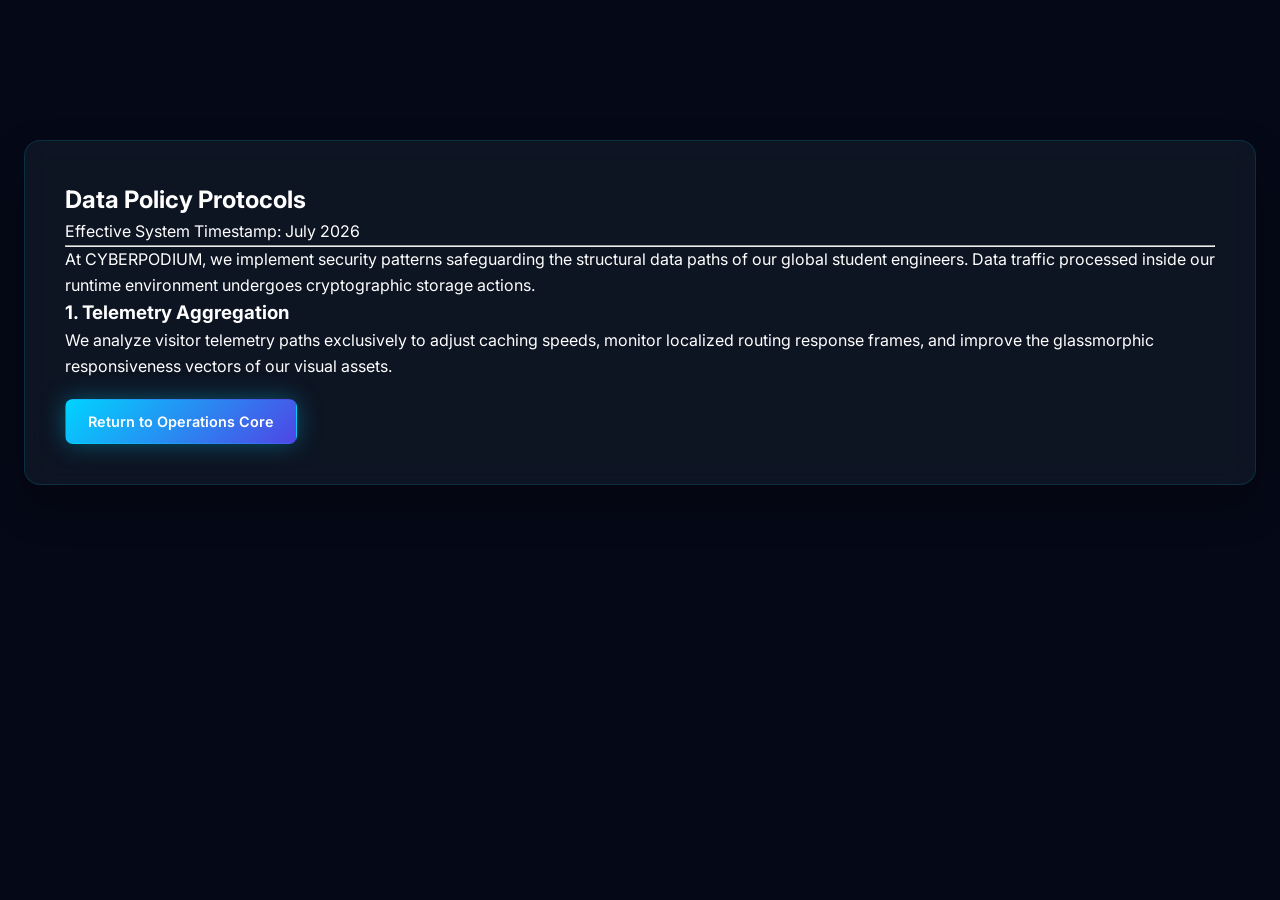
<file: privacy.html>
<!DOCTYPE html>
<html lang="en">
<head>
    <meta charset="UTF-8">
    <meta name="viewport" content="width=device-width, initial-scale=1.0">
    <title>Sovereignty Matrix | CYBERPODIUM</title>
    <link rel="preconnect" href="https://fonts.googleapis.com">
    <link rel="preconnect" href="https://fonts.gstatic.com" crossorigin>
    <link href="https://fonts.googleapis.com/css2?family=Inter:wght@400;600&family=Orbitron:wght@700&display=swap" rel="stylesheet">
    <link rel="stylesheet" href="assets/css/style.css">
    <link rel="stylesheet" href="assets/css/responsive.css">
</head>
<body>
    <main class="container subpage-wrapper">
        <div class="glass-card padded-large">
            <h2>Data Policy Protocols</h2>
            <p class="small-text-muted">Effective System Timestamp: July 2026</p>
            <hr class="section-divider">
            <p>At CYBERPODIUM, we implement security patterns safeguarding the structural data paths of our global student engineers. Data traffic processed inside our runtime environment undergoes cryptographic storage actions.</p>
            <h3>1. Telemetry Aggregation</h3>
            <p>We analyze visitor telemetry paths exclusively to adjust caching speeds, monitor localized routing response frames, and improve the glassmorphic responsiveness vectors of our visual assets.</p>
            <a href="index.html" class="btn btn-primary margin-top-20">Return to Operations Core</a>
        </div>
    </main>
</body>
</html>
</file>
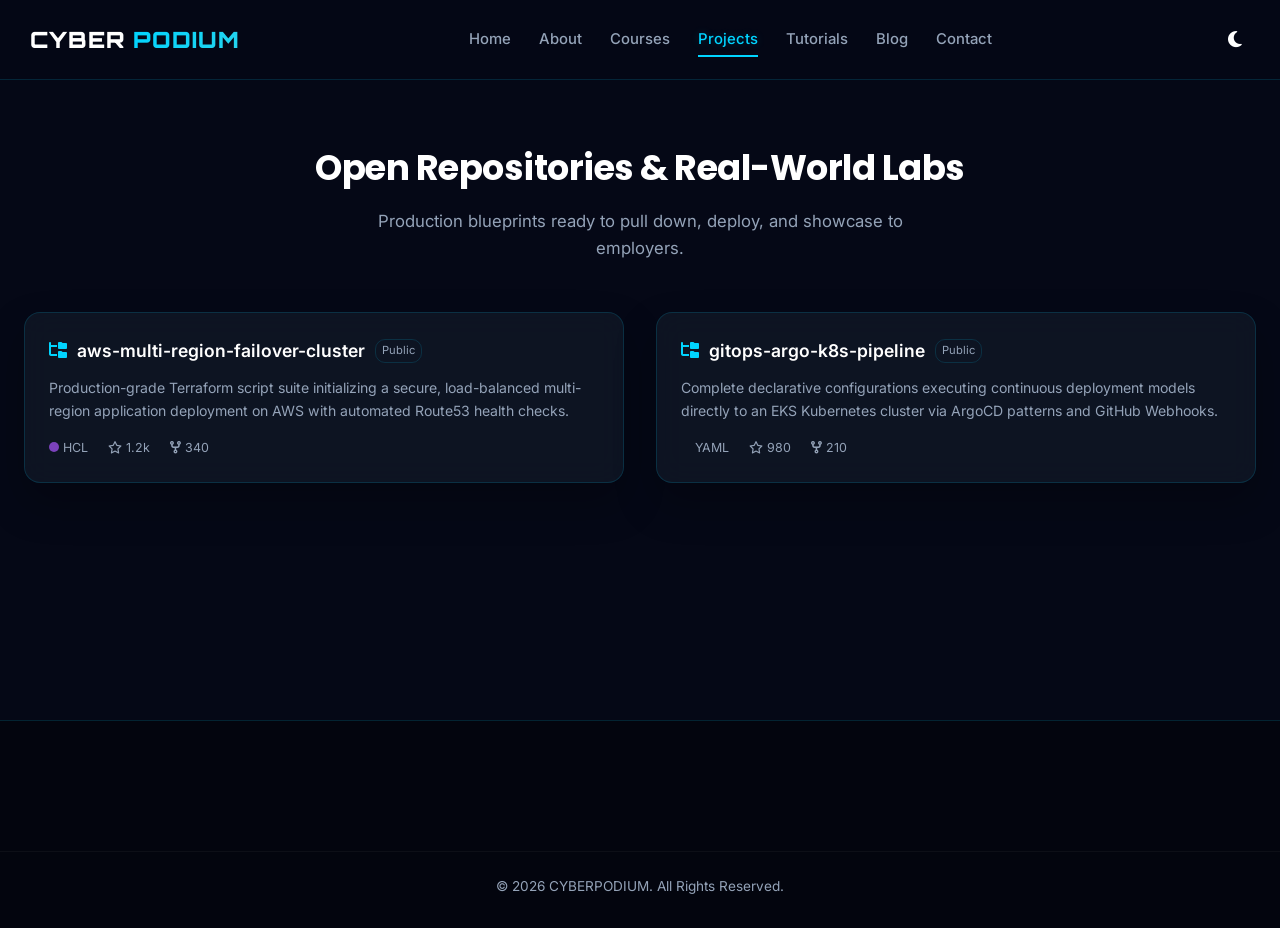
<file: projects.html>
<!DOCTYPE html>
<html lang="en">
<head>
    <meta charset="UTF-8">
    <meta name="viewport" content="width=device-width, initial-scale=1.0">
    <title>Production Capstones | CYBERPODIUM</title>
    <link rel="preconnect" href="https://fonts.googleapis.com">
    <link rel="preconnect" href="https://fonts.gstatic.com" crossorigin>
    <link href="https://fonts.googleapis.com/css2?family=Inter:wght@300;400;500;600;700&family=Orbitron:wght@700&family=Poppins:wght@400;600;700&display=swap" rel="stylesheet">
    <link rel="stylesheet" href="https://cdnjs.cloudflare.com/ajax/libs/font-awesome/6.4.0/css/all.min.css">
    <link rel="stylesheet" href="assets/css/style.css">
    <link rel="stylesheet" href="assets/css/animations.css">
    <link rel="stylesheet" href="assets/css/responsive.css">
</head>
<body>
    <canvas id="particles-canvas"></canvas>
    
    <!-- Navbar -->
    <nav class="navbar" id="mainNavbar">
        <div class="nav-container">
            <a href="index.html" class="brand-logo">CYBER<span class="gradient-text">PODIUM</span></a>
            <div class="nav-menu" id="navMenu">
                <a href="index.html" class="nav-link">Home</a>
                <a href="about.html" class="nav-link">About</a>
                <a href="courses.html" class="nav-link">Courses</a>
                <a href="projects.html" class="nav-link active">Projects</a>
                <a href="tutorials.html" class="nav-link">Tutorials</a>
                <a href="blog.html" class="nav-link">Blog</a>
                <a href="contact.html" class="nav-link">Contact</a>
            </div>
            <div class="nav-actions">
                <button class="theme-toggle" id="themeToggle"><i class="fa-solid fa-moon"></i></button>
                <button class="hamburger-menu" id="hamburger"><span class="bar"></span><span class="bar"></span><span class="bar"></span></button>
            </div>
        </div>
    </nav>

    <main class="subpage-wrapper container">
        <div class="section-header text-center">
            <h1 class="section-title">Open Repositories & Real-World Labs</h1>
            <p class="section-subtitle">Production blueprints ready to pull down, deploy, and showcase to employers.</p>
        </div>

        <div class="grid-2 row-gap-30">
            <!-- GitHub Style Project Card 1 -->
            <div class="project-github-card glass-card">
                <div class="github-card-header">
                    <span class="repo-icon"><i class="fa-solid fa-folder-tree"></i></span>
                    <a href="https://github.com" target="_blank" class="repo-name">aws-multi-region-failover-cluster</a>
                    <span class="repo-badge">Public</span>
                </div>
                <p class="repo-desc">Production-grade Terraform script suite initializing a secure, load-balanced multi-region application deployment on AWS with automated Route53 health checks.</p>
                <div class="repo-footer">
                    <span><span class="repo-lang-color color-tf"></span> HCL</span>
                    <span><i class="fa-regular fa-star"></i> 1.2k</span>
                    <span><i class="fa-solid fa-code-fork"></i> 340</span>
                </div>
            </div>
            <!-- GitHub Style Project Card 2 -->
            <div class="project-github-card glass-card">
                <div class="github-card-header">
                    <span class="repo-icon"><i class="fa-solid fa-folder-tree"></i></span>
                    <a href="https://github.com" target="_blank" class="repo-name">gitops-argo-k8s-pipeline</a>
                    <span class="repo-badge">Public</span>
                </div>
                <p class="repo-desc">Complete declarative configurations executing continuous deployment models directly to an EKS Kubernetes cluster via ArgoCD patterns and GitHub Webhooks.</p>
                <div class="repo-footer">
                    <span><span class="repo-lang-color color-kube"></span> YAML</span>
                    <span><i class="fa-regular fa-star"></i> 980</span>
                    <span><i class="fa-solid fa-code-fork"></i> 210</span>
                </div>
            </div>
        </div>
    </main>

    <footer class="main-footer">
        <div class="footer-bottom text-center">
            <p>&copy; 2026 CYBERPODIUM. All Rights Reserved.</p>
        </div>
    </footer>

    <script src="assets/js/particles.js"></script>
    <script src="assets/js/script.js"></script>
</body>
</html>
</file>
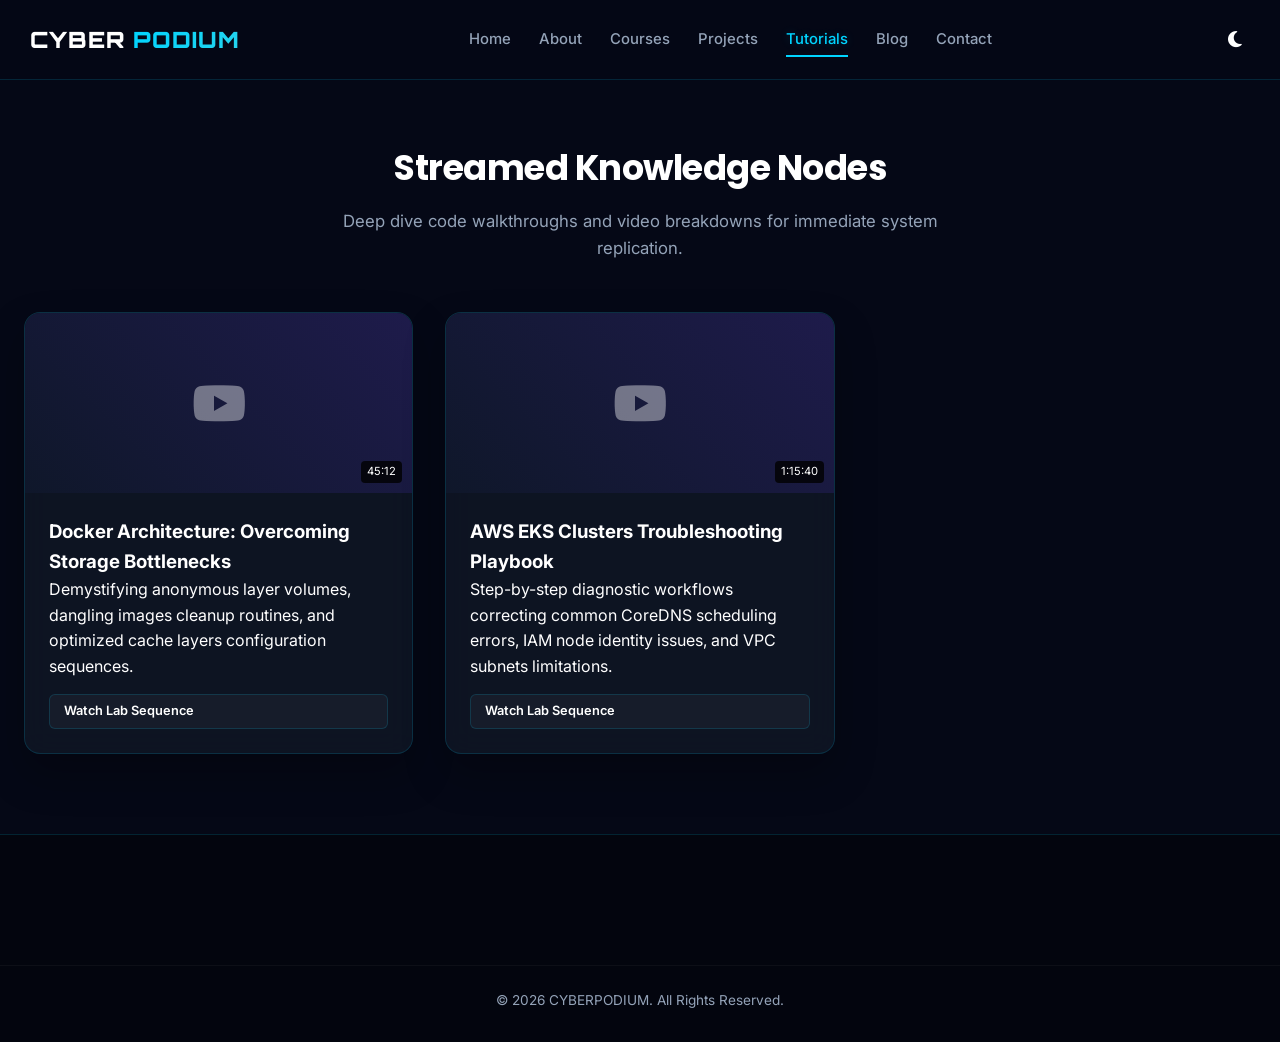
<file: tutorials.html>
<!DOCTYPE html>
<html lang="en">
<head>
    <meta charset="UTF-8">
    <meta name="viewport" content="width=device-width, initial-scale=1.0">
    <title>Tutorial Matrix | CYBERPODIUM</title>
    <link rel="preconnect" href="https://fonts.googleapis.com">
    <link rel="preconnect" href="https://fonts.gstatic.com" crossorigin>
    <link href="https://fonts.googleapis.com/css2?family=Inter:wght@300;400;500;600;700&family=Orbitron:wght@700&family=Poppins:wght@400;600;700&display=swap" rel="stylesheet">
    <link rel="stylesheet" href="https://cdnjs.cloudflare.com/ajax/libs/font-awesome/6.4.0/css/all.min.css">
    <link rel="stylesheet" href="assets/css/style.css">
    <link rel="stylesheet" href="assets/css/animations.css">
    <link rel="stylesheet" href="assets/css/responsive.css">
</head>
<body>
    <canvas id="particles-canvas"></canvas>
    
    <!-- Navbar -->
    <nav class="navbar" id="mainNavbar">
        <div class="nav-container">
            <a href="index.html" class="brand-logo">CYBER<span class="gradient-text">PODIUM</span></a>
            <div class="nav-menu" id="navMenu">
                <a href="index.html" class="nav-link">Home</a>
                <a href="about.html" class="nav-link">About</a>
                <a href="courses.html" class="nav-link">Courses</a>
                <a href="projects.html" class="nav-link">Projects</a>
                <a href="tutorials.html" class="nav-link active">Tutorials</a>
                <a href="blog.html" class="nav-link">Blog</a>
                <a href="contact.html" class="nav-link">Contact</a>
            </div>
            <div class="nav-actions">
                <button class="theme-toggle" id="themeToggle"><i class="fa-solid fa-moon"></i></button>
                <button class="hamburger-menu" id="hamburger"><span class="bar"></span><span class="bar"></span><span class="bar"></span></button>
            </div>
        </div>
    </nav>

    <main class="subpage-wrapper container">
        <div class="section-header text-center">
            <h1 class="section-title">Streamed Knowledge Nodes</h1>
            <p class="section-subtitle">Deep dive code walkthroughs and video breakdowns for immediate system replication.</p>
        </div>

        <div class="grid-3 row-gap-30">
            <!-- Youtube Style Tutorial Card 1 -->
            <div class="tutorial-video-card glass-card">
                <div class="video-thumbnail-placeholder">
                    <i class="fa-brands fa-youtube video-play-overlay"></i>
                    <span class="video-timestamp">45:12</span>
                </div>
                <div class="card-body">
                    <h3>Docker Architecture: Overcoming Storage Bottlenecks</h3>
                    <p>Demystifying anonymous layer volumes, dangling images cleanup routines, and optimized cache layers configuration sequences.</p>
                    <a href="https://youtube.com" target="_blank" class="btn btn-secondary btn-small margin-top-15">Watch Lab Sequence</a>
                </div>
            </div>
            <!-- Youtube Style Tutorial Card 2 -->
            <div class="tutorial-video-card glass-card">
                <div class="video-thumbnail-placeholder">
                    <i class="fa-brands fa-youtube video-play-overlay"></i>
                    <span class="video-timestamp">1:15:40</span>
                </div>
                <div class="card-body">
                    <h3>AWS EKS Clusters Troubleshooting Playbook</h3>
                    <p>Step-by-step diagnostic workflows correcting common CoreDNS scheduling errors, IAM node identity issues, and VPC subnets limitations.</p>
                    <a href="https://youtube.com" target="_blank" class="btn btn-secondary btn-small margin-top-15">Watch Lab Sequence</a>
                </div>
            </div>
        </div>
    </main>

    <footer class="main-footer">
        <div class="footer-bottom text-center">
            <p>&copy; 2026 CYBERPODIUM. All Rights Reserved.</p>
        </div>
    </footer>

    <script src="assets/js/particles.js"></script>
    <script src="assets/js/script.js"></script>
</body>
</html>
</file>
<file: assets/css/style.css>
/* ==========================================================================
   PRODUCTION CORE TOKENS & SAAS ARCHITECTURE CORE
   ========================================================================== */

:root {
    --bg-base: #050816;
    --primary: #00D4FF;
    --secondary: #4F46E5;
    --accent: #22D3EE;
    --card-surface: rgba(17, 24, 39, 0.75);
    --card-border: rgba(0, 212, 255, 0.15);
    --text-pure: #FFFFFF;
    --text-muted: #94A3B8;
    --font-heading: 'Poppins', sans-serif;
    --font-body: 'Inter', sans-serif;
    --font-logo: 'Orbitron', sans-serif;
    --glass-blur: blur(14px);
    --transition-smooth: all 0.35s cubic-bezier(0.25, 0.8, 0.25, 1);
    --neon-glow: 0 0 25px rgba(0, 212, 255, 0.35);
}

/* Light Theme Variables Override mapping */
[data-theme="light"] {
    --bg-base: #F8FAFC;
    --card-surface: rgba(255, 255, 255, 0.85);
    --card-border: rgba(79, 70, 229, 0.15);
    --text-pure: #0F172A;
    --text-muted: #64748B;
    --neon-glow: 0 10px 30px rgba(79, 70, 229, 0.1);
}

* {
    box-sizing: border-box;
    margin: 0;
    padding: 0;
}

html {
    scroll-behavior: smooth;
    font-size: 16px;
    background-color: var(--bg-base);
}

body {
    font-family: var(--font-body);
    color: var(--text-pure);
    background-color: var(--bg-base);
    overflow-x: hidden;
    line-height: 1.6;
}

/* Global Container Rules */
.container {
    width: 100%;
    max-width: 1280px;
    margin: 0 auto;
    padding: 0 24px;
}

.subpage-wrapper {
    padding-top: 140px;
    padding-bottom: 80px;
    min-height: 80vh;
}

/* ==========================================================================
   STRUCTURAL FLEXBOX & CSS GRID ECOSYSTEM ARCHITECTURE
   ========================================================================== */
.grid-2 { display: grid; grid-template-columns: repeat(2, 1fr); gap: 32px; }
.grid-3 { display: grid; grid-template-columns: repeat(3, 1fr); gap: 32px; }
.grid-4 { display: grid; grid-template-columns: repeat(4, 1fr); gap: 24px; }
.grid-5 { display: grid; grid-template-columns: repeat(5, 1fr); gap: 20px; }

.flex-center { display: flex; align-items: center; justify-content: center; }
.flex-between { display: flex; align-items: center; justify-content: space-between; }
.flex-column { flex-direction: column; }
.alignment-center { align-items: center; }
.alignment-start { align-items: flex-start; }
.gap-20 { gap: 20px; }
.row-gap-30 { row-gap: 30px; }
.text-center { text-align: center; }
.full-width { width: 100%; }
.margin-top-15 { margin-top: 15px; }
.margin-top-20 { margin-top: 20px; }
.margin-bottom-30 { margin-bottom: 30px; }
.padded-large { padding: 40px; }

/* Background Canvas Positioning */
#particles-canvas {
    position: fixed;
    top: 0;
    left: 0;
    width: 100vw;
    height: 100vh;
    z-index: -1;
    pointer-events: none;
}

/* Scroll Progress Bar UI */
.scroll-progress {
    position: fixed;
    top: 0;
    left: 0;
    height: 3px;
    background: linear-gradient(90deg, var(--primary), var(--secondary));
    width: 0%;
    z-index: 1000;
}

/* ==========================================================================
   COMPONENTS: SAAS PREMIUM GLASSMORPHIC INTERFACES
   ========================================================================== */

/* The Premium Sticky Navigation Deck */
.navbar {
    position: fixed;
    top: 0;
    left: 0;
    width: 100%;
    height: 80px;
    z-index: 900;
    background: rgba(5, 8, 22, 0.7);
    border-bottom: 1px solid var(--card-border);
    backdrop-filter: var(--glass-blur);
    transition: var(--transition-smooth);
}

.navbar.scrolled {
    height: 68px;
    background: rgba(5, 8, 22, 0.9);
    box-shadow: 0 10px 30px rgba(0,0,0,0.3);
}

.nav-container {
    max-width: 1400px;
    margin: 0 auto;
    height: 100%;
    display: flex;
    align-items: center;
    justify-content: space-between;
    padding: 0 30px;
}

.brand-logo {
    font-family: var(--font-logo);
    font-size: 1.4rem;
    font-weight: 900;
    color: var(--text-pure);
    text-decoration: none;
    letter-spacing: 1px;
    display: flex;
    align-items: center;
    gap: 8px;
}

.logo-icon {
    color: var(--primary);
    text-shadow: 0 0 10px rgba(0, 212, 255, 0.5);
}

.nav-menu {
    display: flex;
    align-items: center;
    gap: 28px;
}

.nav-link {
    font-family: var(--font-body);
    font-size: 0.93rem;
    font-weight: 500;
    color: var(--text-muted);
    text-decoration: none;
    transition: var(--transition-smooth);
    position: relative;
    padding: 6px 0;
}

.nav-link:hover, .nav-link.active {
    color: var(--primary);
    text-shadow: 0 0 10px rgba(0,212,255,0.2);
}

.nav-link::after {
    content: '';
    position: absolute;
    bottom: 0;
    left: 0;
    width: 0%;
    height: 2px;
    background: var(--primary);
    transition: var(--transition-smooth);
}

.nav-link.active::after, .nav-link:hover::after {
    width: 100%;
}

/* Nav Actions & Search Shell */
.nav-actions {
    display: flex;
    align-items: center;
    gap: 16px;
}

.nav-search-container {
    position: relative;
    margin-left: 10px;
}

.search-input {
    background: rgba(255,255,255,0.05);
    border: 1px solid var(--card-border);
    padding: 6px 14px 6px 36px;
    border-radius: 30px;
    color: white;
    font-size: 0.85rem;
    outline: none;
    width: 180px;
    transition: var(--transition-smooth);
}

.search-input:focus {
    width: 240px;
    border-color: var(--primary);
    background: rgba(255,255,255,0.08);
}

.search-icon {
    position: absolute;
    left: 14px;
    top: 50%;
    transform: translateY(-50%);
    color: var(--text-muted);
    font-size: 0.8rem;
}

.theme-toggle {
    background: none;
    border: none;
    color: var(--text-pure);
    cursor: pointer;
    font-size: 1.15rem;
    padding: 8px;
    transition: var(--transition-smooth);
}

.theme-toggle:hover {
    color: var(--primary);
    transform: rotate(15deg);
}

.hamburger-menu {
    display: none;
    flex-direction: column;
    gap: 6px;
    cursor: pointer;
    background: none;
    border: none;
}

.hamburger-menu .bar {
    width: 24px;
    height: 2px;
    background-color: var(--text-pure);
    transition: var(--transition-smooth);
}

/* Buttons Engine Rules */
.btn {
    font-family: var(--font-body);
    font-weight: 600;
    font-size: 0.9rem;
    padding: 10px 22px;
    border-radius: 8px;
    cursor: pointer;
    transition: var(--transition-smooth);
    display: inline-flex;
    align-items: center;
    gap: 8px;
    text-decoration: none;
    border: 1px solid transparent;
}

.btn-primary {
    background: linear-gradient(135deg, var(--primary), var(--secondary));
    color: white;
    box-shadow: var(--neon-glow);
}

.btn-primary:hover {
    transform: translateY(-2px);
    box-shadow: 0 0 35px rgba(0, 212, 255, 0.6);
    filter: brightness(1.1);
}

.btn-secondary {
    background: rgba(255, 255, 255, 0.04);
    color: var(--text-pure);
    border-color: var(--card-border);
}

.btn-secondary:hover {
    background: rgba(255, 255, 255, 0.08);
    border-color: var(--primary);
    transform: translateY(-2px);
}

.btn-small { padding: 6px 14px; font-size: 0.8rem; border-radius: 6px; }
.btn-large { padding: 14px 32px; font-size: 1.05rem; border-radius: 10px; }

/* Modern Core Component Architecture: Premium Glass Cards */
.glass-card {
    background: var(--card-surface);
    border: 1px solid var(--card-border);
    border-radius: 16px;
    backdrop-filter: var(--glass-blur);
    box-shadow: 0 20px 40px rgba(0, 0, 0, 0.25);
    transition: var(--transition-smooth);
}

.glass-card-hover:hover {
    transform: translateY(-6px);
    border-color: var(--primary);
    box-shadow: var(--neon-glow), 0 25px 50px rgba(0,0,0,0.4);
}

.gradient-text {
    background: linear-gradient(120deg, var(--primary), var(--accent), var(--secondary));
    -webkit-background-clip: text;
    -webkit-text-fill-color: transparent;
    background-size: 200% auto;
}

/* ==========================================================================
   HOMEPAGE SPECIFIC STRUCTURAL MODULES
   ========================================================================== */

/* Hero Section Layout */
.hero-section {
    position: relative;
    padding: 180px 0 100px;
    overflow: hidden;
}

.hero-glow-overlay-1 {
    position: absolute;
    width: 500px;
    height: 500px;
    background: radial-gradient(circle, rgba(0,212,255,0.12) 0%, transparent 70%);
    top: -100px;
    left: -100px;
    pointer-events: none;
}

.hero-glow-overlay-2 {
    position: absolute;
    width: 600px;
    height: 600px;
    background: radial-gradient(circle, rgba(79,70,225,0.1) 0%, transparent 70%);
    bottom: -150px;
    right: -50px;
    pointer-events: none;
}

.hero-container {
    display: grid;
    grid-template-columns: 1.1fr 0.9fr;
    gap: 40px;
    align-items: center;
}

.badge-premium {
    background: rgba(0, 212, 255, 0.08);
    border: 1px solid rgba(0, 212, 255, 0.3);
    padding: 6px 16px;
    border-radius: 30px;
    font-size: 0.8rem;
    font-weight: 600;
    color: var(--primary);
    display: inline-flex;
    align-items: center;
    gap: 8px;
    margin-bottom: 24px;
    letter-spacing: 0.5px;
}

.badge-dot {
    width: 6px;
    height: 6px;
    background-color: var(--primary);
    border-radius: 50%;
    box-shadow: 0 0 8px var(--primary);
}

.hero-content h1 {
    font-family: var(--font-heading);
    font-size: 3.8rem;
    font-weight: 800;
    line-height: 1.15;
    margin-bottom: 20px;
    letter-spacing: -1px;
}

.hero-subtitle {
    font-size: 1.15rem;
    color: var(--text-muted);
    margin-bottom: 36px;
    max-width: 580px;
}

.hero-actions {
    display: flex;
    gap: 16px;
}

/* Hero Technology Visualization Area */
.cyber-cube-container {
    position: relative;
    width: 100%;
    height: 400px;
    display: flex;
    align-items: center;
    justify-content: center;
}

.matrix-card {
    width: 100%;
    max-width: 460px;
    padding: 24px;
    position: relative;
    z-index: 10;
    border-color: rgba(255,255,255,0.08);
    background: rgba(10, 15, 30, 0.85);
}

.card-header-bar {
    display: flex;
    align-items: center;
    gap: 6px;
    margin-bottom: 16px;
    border-bottom: 1px solid rgba(255,255,255,0.05);
    padding-bottom: 12px;
}

.card-header-bar .dot {
    width: 10px;
    height: 10px;
    border-radius: 50%;
}
.card-header-bar .red { background-color: #EF4444; }
.card-header-bar .yellow { background-color: #F59E0B; }
.card-header-bar .green { background-color: #10B981; }

.terminal-title {
    font-family: var(--font-logo);
    font-size: 0.75rem;
    color: var(--text-muted);
    margin-left: 8px;
}

.code-block {
    font-family: 'Courier New', Courier, monospace;
    font-size: 0.88rem;
    color: #E2E8F0;
    overflow-x: auto;
}

.c-keyword { color: #F472B6; font-weight: bold; }
.c-str { color: #34D399; }
.c-bool { color: #FB923C; }

/* Floating Tech Badges System */
.floating-tech-icon {
    position: absolute;
    width: 56px;
    height: 56px;
    border-radius: 12px;
    background: rgba(17, 24, 39, 0.8);
    border: 1px solid var(--card-border);
    display: flex;
    align-items: center;
    justify-content: center;
    font-size: 1.6rem;
    z-index: 15;
    box-shadow: 0 10px 20px rgba(0,0,0,0.2);
}

.icon-aws { top: 20px; left: 10px; color: #FF9900; animation: floatY 5s ease-in-out infinite; }
.icon-docker { bottom: 30px; left: 40px; color: #2496ED; animation: floatY 6s ease-in-out infinite 1s; }
.icon-python { top: 40px; right: 20px; color: #3776AB; animation: floatY 5.5s ease-in-out infinite 0.5s; }
.icon-linux { bottom: 50px; right: 30px; color: #FCC624; animation: floatY 6.5s ease-in-out infinite 1.5s; }

/* Sections Global Headers */
.section-header {
    margin-bottom: 50px;
}

.section-title {
    font-family: var(--font-heading);
    font-size: 2.2rem;
    font-weight: 700;
    letter-spacing: -0.5px;
    margin-bottom: 12px;
}

.section-subtitle {
    color: var(--text-muted);
    font-size: 1.05rem;
    max-width: 600px;
    margin: 0 auto;
}

/* Statistics Module */
.stats-section {
    padding: 60px 0;
    position: relative;
    z-index: 20;
}

.stat-card {
    padding: 30px 20px;
    text-align: center;
}

.stat-number {
    font-family: var(--font-heading);
    font-size: 2.6rem;
    font-weight: 800;
    color: var(--primary);
    margin-bottom: 6px;
    text-shadow: 0 0 15px rgba(0, 212, 255, 0.3);
}

.stat-label {
    font-size: 0.9rem;
    color: var(--text-muted);
    text-transform: uppercase;
    letter-spacing: 0.5px;
}

/* Ecosystem Tech Cards Grid */
.tech-grid {
    padding: 10px 0;
}

.tech-card {
    padding: 24px;
    border-radius: 14px;
}

.tech-icon-wrapper {
    font-size: 2.5rem;
    margin-bottom: 12px;
    transition: var(--transition-smooth);
}

.tech-card:hover .tech-icon-wrapper {
    transform: scale(1.15);
}

.color-aws { color: #FF9900; }
.color-docker { color: #2496ED; }
.color-kube { color: #326CE5; }
.color-terraform { color: #7B42BC; }
.color-python { color: #3776AB; }

/* Showcased Program Cards Engine */
.course-card {
    overflow: hidden;
    display: flex;
    flex-direction: column;
    height: 100%;
}

.card-img-container {
    width: 100%;
    height: 180px;
    position: relative;
    overflow: hidden;
}

.fallback-gradient-bg {
    width: 100%;
    height: 100%;
    background-size: 200% 200%;
    animation: gradientShift 8s ease infinite;
}

.bg-aws { background: linear-gradient(135deg, #111827 0%, #FF9900 200%); }
.bg-devops { background: linear-gradient(135deg, #111827 0%, #4F46E5 200%); }
.bg-infra { background: linear-gradient(135deg, #111827 0%, #22D3EE 200%); }

.course-badge {
    position: absolute;
    top: 16px;
    right: 16px;
    background: rgba(5,8,22,0.85);
    padding: 4px 10px;
    border-radius: 4px;
    font-size: 0.72rem;
    font-weight: 700;
    border: 1px solid rgba(255,255,255,0.1);
}

.card-body {
    padding: 24px;
    display: flex;
    flex-direction: column;
    flex-grow: 1;
}

.card-title {
    font-size: 1.25rem;
    font-weight: 700;
    margin-bottom: 12px;
    line-height: 1.4;
}

.card-text {
    color: var(--text-muted);
    font-size: 0.9rem;
    margin-bottom: 20px;
    flex-grow: 1;
}

.card-meta {
    display: flex;
    align-items: center;
    gap: 16px;
    font-size: 0.8rem;
    color: var(--text-muted);
    border-top: 1px solid rgba(255,255,255,0.05);
    padding-top: 14px;
    margin-bottom: 16px;
}

.card-meta i { color: var(--primary); }

/* Timeline Pipeline Layout */
.timeline-container {
    position: relative;
    max-width: 850px;
    margin: 60px auto 0;
}

.timeline-line {
    position: absolute;
    top: 0;
    left: 50%;
    transform: translateX(-50%);
    width: 2px;
    height: 100%;
    background: linear-gradient(180deg, var(--primary), var(--secondary), transparent);
}

.timeline-item {
    position: relative;
    width: 50%;
    margin-bottom: 40px;
}

.timeline-item.left { left: 0; padding-right: 40px; text-align: right; }
.timeline-item.right { left: 50%; padding-left: 40px; text-align: left; }

.timeline-dot {
    position: absolute;
    width: 14px;
    height: 14px;
    background-color: var(--primary);
    border-radius: 50%;
    top: 26px;
    box-shadow: 0 0 10px var(--primary);
    z-index: 5;
}

.timeline-item.left .timeline-dot { right: -7px; }
.timeline-item.right .timeline-dot { left: -7px; }

.timeline-content {
    padding: 24px;
    position: relative;
}

.step-num {
    font-family: var(--font-logo);
    font-size: 0.85rem;
    color: var(--primary);
    font-weight: bold;
    display: block;
    margin-bottom: 4px;
}

/* Feature Value Propositions Section */
.feature-card {
    padding: 30px;
}

.feature-icon {
    font-size: 2.2rem;
    color: var(--primary);
    margin-bottom: 16px;
    text-shadow: 0 0 15px rgba(0,212,255,0.3);
}

/* Slide Testimonials System Elements */
.carousel-wrapper {
    position: relative;
    max-width: 760px;
    margin: 0 auto;
    overflow: hidden;
}

.carousel-track {
    display: flex;
    transition: transform 0.5s ease-in-out;
    width: 200%;
}

.testimonial-card {
    width: 50%;
    flex-shrink: 0;
    padding: 36px;
    box-sizing: border-box;
}

.quote {
    font-style: italic;
    font-size: 1.1rem;
    color: #E2E8F0;
    margin-bottom: 24px;
}

.user-meta {
    display: flex;
    align-items: center;
    gap: 14px;
}

.user-avatar {
    width: 46px;
    height: 46px;
    border-radius: 50%;
    background: rgba(255,255,255,0.05);
    border: 1px solid var(--card-border);
    display: flex;
    align-items: center;
    justify-content: center;
    font-size: 1.2rem;
    color: var(--accent);
}

.user-title {
    font-size: 0.82rem;
    display: block;
}

.carousel-nav {
    display: flex;
    justify-content: center;
    gap: 12px;
    margin-top: 20px;
}

.nav-arrow {
    background: rgba(255,255,255,0.03);
    border: 1px solid var(--card-border);
    color: white;
    width: 36px;
    height: 36px;
    border-radius: 50%;
    cursor: pointer;
    display: flex;
    align-items: center;
    justify-content: center;
    transition: var(--transition-smooth);
}

.nav-arrow:hover {
    border-color: var(--primary);
    color: var(--primary);
    background: rgba(0,212,255,0.05);
}

/* FAQ Accordion Module Rules */
.accordion-item {
    border-bottom: 1px solid rgba(255,255,255,0.06);
    padding: 14px 0;
}

.accordion-header {
    font-weight: 600;
    cursor: pointer;
    display: flex;
    justify-content: space-between;
    align-items: center;
    padding: 8px 0;
    transition: var(--transition-smooth);
}

.accordion-header:hover { color: var(--primary); }

.accordion-body {
    max-height: 0;
    overflow: hidden;
    transition: max-height 0.3s cubic-bezier(0, 1, 0, 1);
    color: var(--text-muted);
    font-size: 0.92rem;
}

.accordion-item.open .accordion-body {
    max-height: 200px;
    padding: 8px 0;
    transition: max-height 0.3s cubic-bezier(1, 0, 1, 0);
}

/* Forms Input Infrastructure Architecture */
.newsletter-form {
    display: flex;
    gap: 10px;
    width: 100%;
    max-width: 400px;
    margin-top: 20px;
}

.form-input, .form-textarea {
    background: rgba(5,8,22,0.6);
    border: 1px solid var(--card-border);
    border-radius: 8px;
    padding: 12px 16px;
    color: white;
    font-family: var(--font-body);
    outline: none;
    transition: var(--transition-smooth);
    width: 100%;
}

.form-textarea {
    height: 120px;
    resize: none;
}

.form-input:focus, .form-textarea:focus {
    border-color: var(--primary);
    box-shadow: 0 0 12px rgba(0, 212, 255, 0.2);
}

.field-error-message {
    color: #EF4444;
    font-size: 0.76rem;
    margin-top: 4px;
    display: none;
}

/* Central Call To Action Layer */
.cta-section {
    position: relative;
    padding: 60px 0 100px;
}

.cta-glow {
    position: absolute;
    top: 50%;
    left: 50%;
    transform: translate(-50%, -50%);
    width: 80%;
    height: 160px;
    background: radial-gradient(circle, rgba(79,70,229,0.15) 0%, transparent 70%);
    z-index: 1;
    pointer-events: none;
}

.cta-content {
    padding: 60px 40px;
    position: relative;
    z-index: 2;
}

.cta-content h2 {
    font-size: 2.4rem;
    font-weight: 800;
    margin-bottom: 16px;
}

.cta-content p {
    color: var(--text-muted);
    max-width: 620px;
    margin: 0 auto 32px;
}

/* Global Footer Layout */
.main-footer {
    border-top: 1px solid var(--card-border);
    background: #03050e;
    padding: 80px 0 30px;
    position: relative;
    z-index: 50;
}

.footer-brand-column .footer-desc {
    color: var(--text-muted);
    font-size: 0.9rem;
    margin: 16px 0 24px;
    max-width: 260px;
}

.social-links {
    display: flex;
    gap: 14px;
}

.social-links a {
    color: var(--text-muted);
    font-size: 1.2rem;
    transition: var(--transition-smooth);
}

.social-links a:hover { color: var(--primary); transform: translateY(-2px); }

.main-footer h4 {
    font-family: var(--font-heading);
    font-size: 1rem;
    margin-bottom: 20px;
    font-weight: 600;
}

.footer-links {
    list-style: none;
}

.footer-links li {
    margin-bottom: 10px;
}

.footer-links a {
    color: var(--text-muted);
    text-decoration: none;
    font-size: 0.9rem;
    transition: var(--transition-smooth);
}

.footer-links a:hover { color: var(--primary); padding-left: 4px; }

.footer-bottom {
    border-top: 1px solid rgba(255,255,255,0.04);
    margin-top: 50px;
    padding-top: 24px;
    font-size: 0.85rem;
    color: var(--text-muted);
}

/* Back to Top Widget Triggers */
.back-to-top {
    position: fixed;
    bottom: 30px;
    right: 30px;
    background: rgba(17,24,39,0.85);
    border: 1px solid var(--card-border);
    color: white;
    width: 44px;
    height: 44px;
    border-radius: 8px;
    cursor: pointer;
    display: none;
    align-items: center;
    justify-content: center;
    z-index: 800;
    transition: var(--transition-smooth);
    box-shadow: 0 10px 20px rgba(0,0,0,0.3);
}

.back-to-top.visible { display: flex; }
.back-to-top:hover { border-color: var(--primary); color: var(--primary); transform: translateY(-4px); }

/* Cookie Telemetry Component Banner */
.cookie-banner {
    position: fixed;
    bottom: -100px;
    left: 0;
    width: 100%;
    z-index: 1000;
    padding: 16px 24px;
    background: rgba(10,15,30,0.9);
    border-top: 1px solid var(--card-border);
    backdrop-filter: var(--glass-blur);
    transition: bottom 0.5s cubic-bezier(0.25, 0.8, 0.25, 1);
}

.cookie-banner.active { bottom: 0; }
.cookie-content {
    max-width: 1200px;
    margin: 0 auto;
    display: flex;
    align-items: center;
    justify-content: space-between;
}

/* ==========================================================================
   ADDITIONAL SUBPAGE RULES (PROJECTS & TUTORIALS SPECIFIC CODES)
   ========================================================================== */
.project-github-card {
    padding: 24px;
}
.github-card-header {
    display: flex;
    align-items: center;
    gap: 10px;
    margin-bottom: 12px;
}
.repo-icon { color: var(--primary); }
.repo-name { font-weight: 600; text-decoration: none; color: white; font-size: 1.1rem; }
.repo-name:hover { color: var(--primary); }
.repo-badge { font-size: 0.7rem; border: 1px solid var(--card-border); padding: 2px 6px; border-radius: 10px; color: var(--text-muted); }
.repo-desc { color: var(--text-muted); font-size: 0.88rem; margin-bottom: 16px; }
.repo-footer { display: flex; gap: 20px; font-size: 0.78rem; color: var(--text-muted); }
.repo-lang-color { width: 10px; height: 10px; border-radius: 50%; display: inline-block; }
.color-tf { background-color: #7B42BC; }

.video-thumbnail-placeholder {
    width: 100%;
    height: 180px;
    background: linear-gradient(45deg, #0f172a, #1e1b4b);
    position: relative;
    display: flex;
    align-items: center;
    justify-content: center;
    border-top-left-radius: 15px;
    border-top-right-radius: 15px;
}
.video-play-overlay { font-size: 3rem; color: rgba(255,255,255,0.4); transition: var(--transition-smooth); cursor: pointer; }
.tutorial-video-card:hover .video-play-overlay { color: #EF4444; scale: 1.1; }
.video-timestamp { position: absolute; bottom: 10px; right: 10px; background: rgba(0,0,0,0.8); font-size: 0.7rem; padding: 2px 6px; border-radius: 4px; }

.contact-indicator-item { display: flex; gap: 14px; align-items: center; }
.contact-indicator-item i { font-size: 1.6rem; color: var(--primary); }
</file>
<file: assets/css/animations.css>
/* ==========================================================================
   PRODUCTION KEYFRAMES ENGINE MATRIX
   ========================================================================== */

@keyframes floatY {
    0% { transform: translateY(0px); }
    50% { transform: translateY(-12px); }
    100% { transform: translateY(0px); }
}

@keyframes gradientShift {
    0% { background-position: 0% 50%; }
    50% { background-position: 100% 50%; }
    100% { background-position: 0% 50%; }
}

/* Scroll Trigger Active Utility Classes */
.reveal-fade {
    opacity: 0;
    transform: scale(0.96);
    transition: opacity 0.6s cubic-bezier(0.16, 1, 0.3, 1), transform 0.6s cubic-bezier(0.16, 1, 0.3, 1);
}

.reveal-fade.active {
    opacity: 1;
    transform: scale(1);
}

.reveal-slide-up {
    opacity: 0;
    transform: translateY(30px);
    transition: opacity 0.7s cubic-bezier(0.16, 1, 0.3, 1), transform 0.7s cubic-bezier(0.16, 1, 0.3, 1);
}

.reveal-slide-up.active {
    opacity: 1;
    transform: translateY(0);
}

/* Button Pulse Telemetry Animation */
.ripple {
    position: relative;
    overflow: hidden;
}
</file>
<file: assets/css/responsive.css>
/* ==========================================================================
   RESPONSIVE SCALING ADAPTER DECK
   ========================================================================== */

@media (max-width: 1024px) {
    .hero-container {
        grid-template-columns: 1fr;
        text-align: center;
    }
    .hero-content h1 { font-size: 3rem; }
    .hero-subtitle { margin: 0 auto 30px; }
    .hero-actions { justify-content: center; }
    
    .grid-5 { grid-template-columns: repeat(3, 1fr); }
    .grid-4 { grid-template-columns: repeat(2, 1fr); }
    .grid-3 { grid-template-columns: repeat(2, 1fr); }
    
    .timeline-line { left: 20px; }
    .timeline-item { width: 100%; padding-left: 50px !important; padding-right: 0 !important; text-align: left !important; }
    .timeline-dot { left: 13px !important; }
}

@media (max-width: 768px) {
    .hamburger-menu { display: flex; }
    
    .nav-menu {
        position: fixed;
        top: 80px;
        left: -100%;
        width: 100%;
        height: calc(100vh - 80px);
        background: rgba(5, 8, 22, 0.98);
        backdrop-filter: blur(20px);
        flex-direction: column;
        padding: 40px 20px;
        gap: 24px;
        transition: 0.4s ease-in-out;
        z-index: 899;
    }
    
    .nav-menu.active { left: 0; }
    .nav-search-container { margin-left: 0; width: 100%; }
    .search-input { width: 100%; }
    .search-input:focus { width: 100%; }
    
    .nav-cta { display: none; }
    
    .grid-3, .grid-4, .grid-5, .grid-2 { grid-template-columns: 1fr; }
    
    .wrap-mobile { flex-direction: column; }
    .cta-content { padding: 40px 20px; }
    .cta-content h2 { font-size: 1.8rem; }
    
    .cookie-content { flex-direction: column; gap: 14px; text-align: center; }
}
</file>
